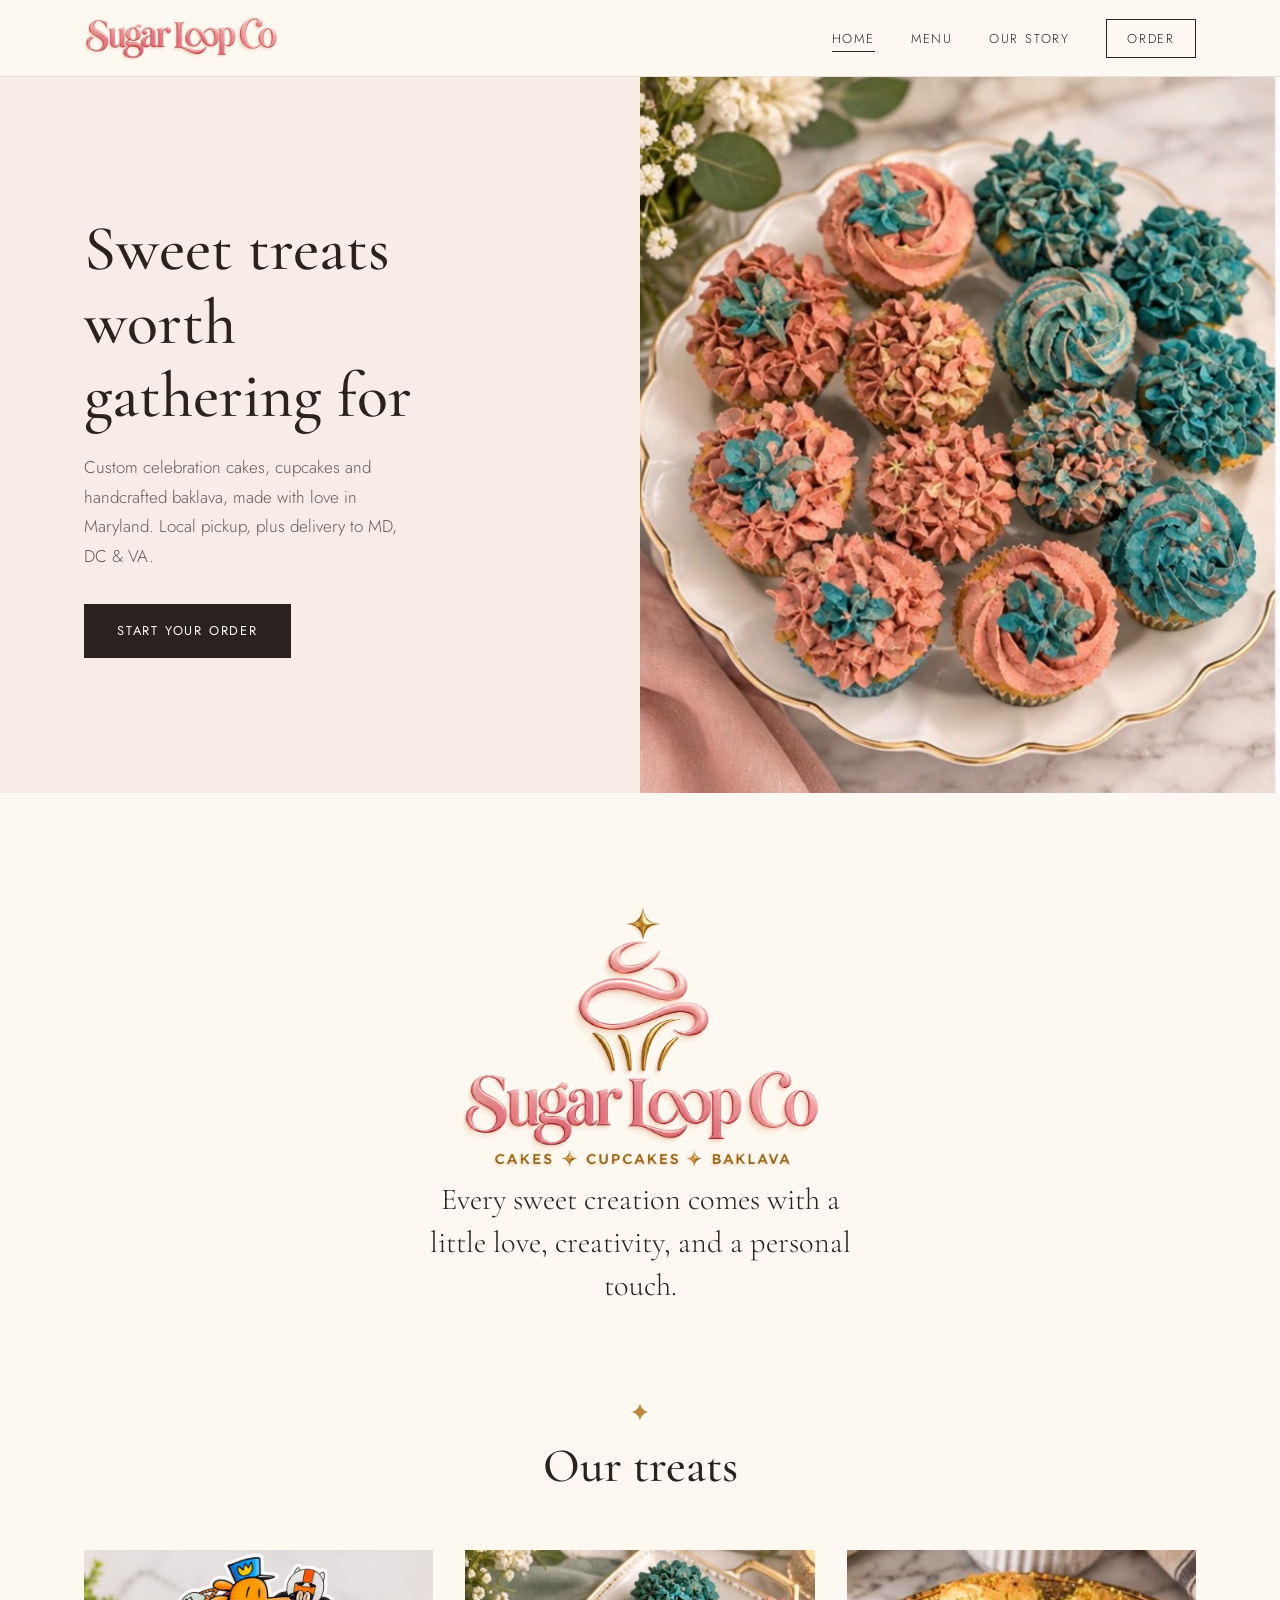
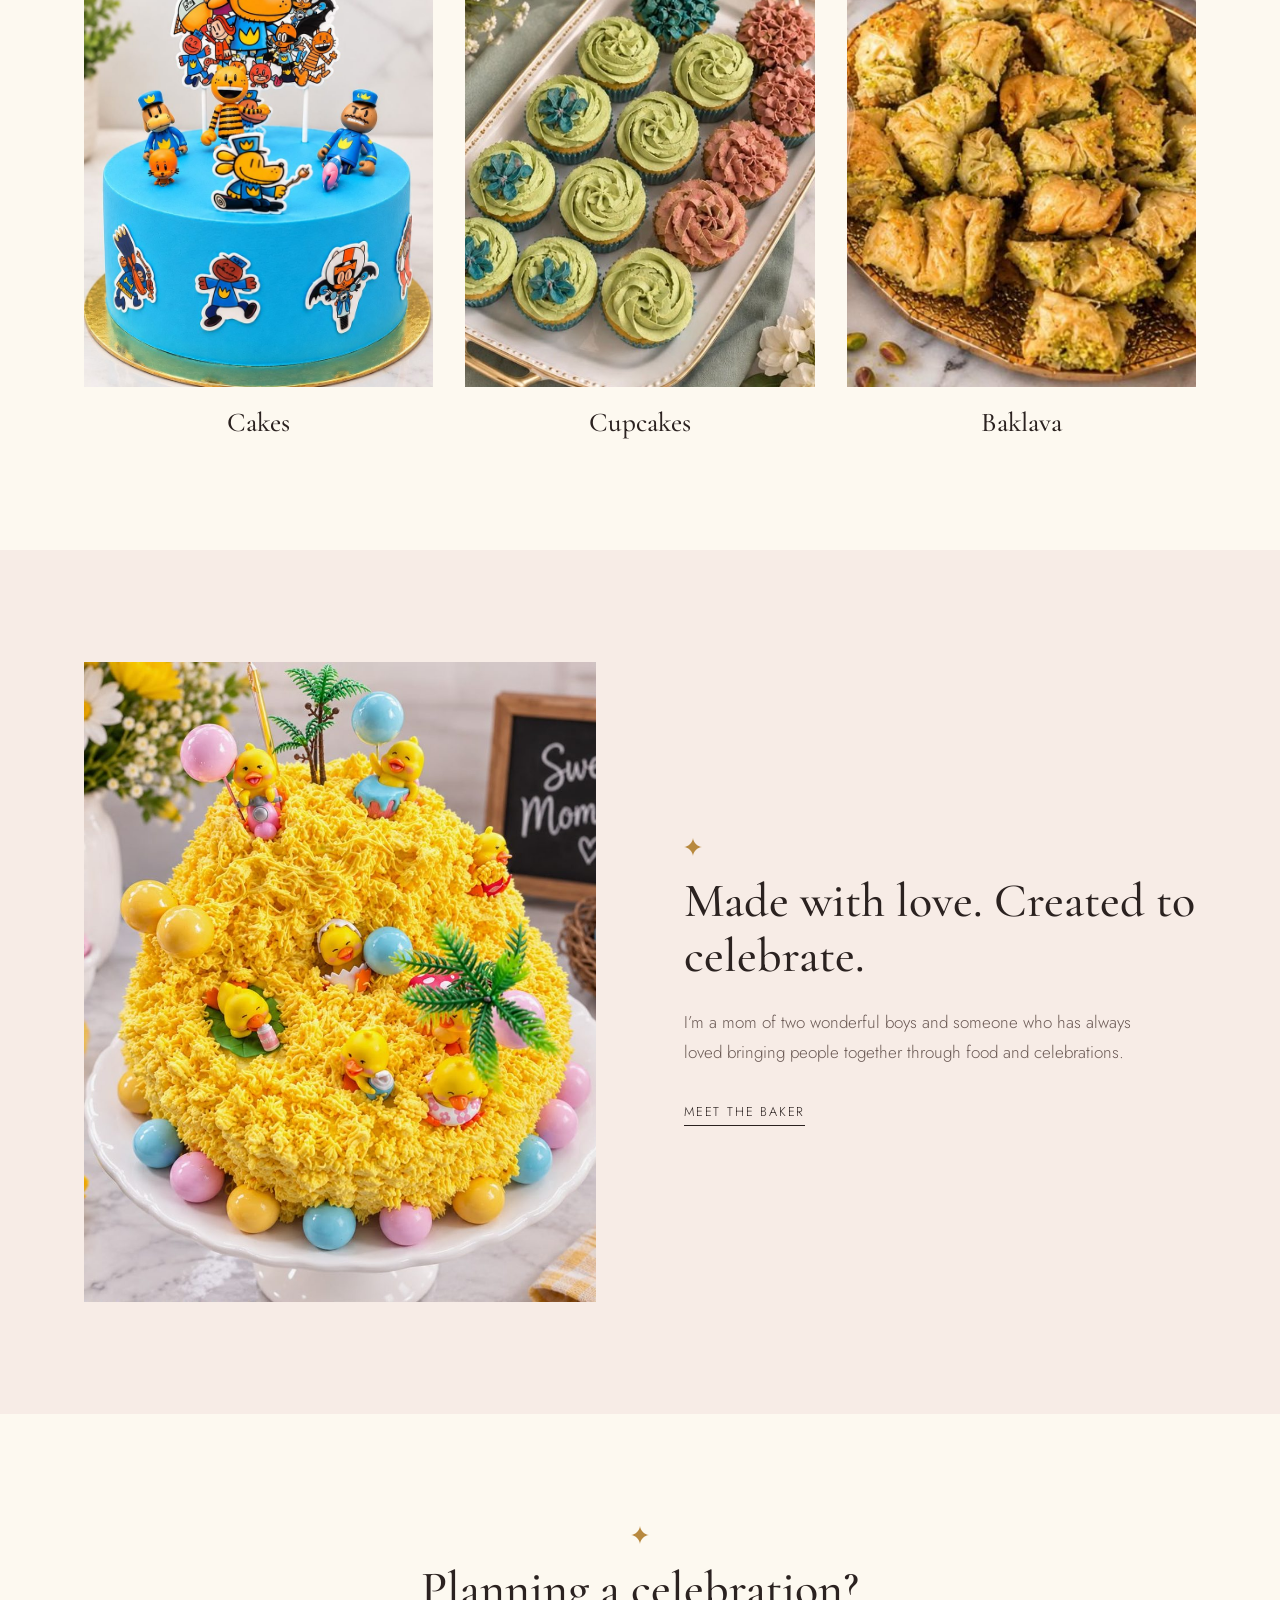
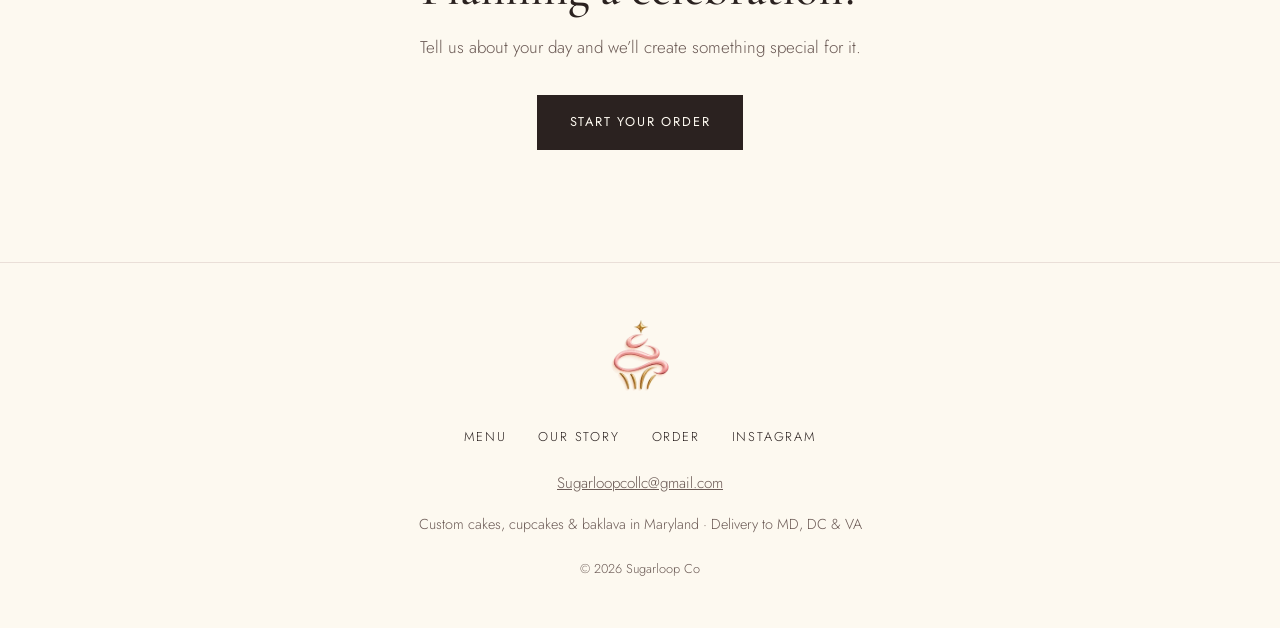
<file: index.html>
<!DOCTYPE html>
<html lang="en">
<head>
  <meta charset="UTF-8">
  <meta name="viewport" content="width=device-width, initial-scale=1.0">
  <title>Sugarloop Co | Custom Cakes, Cupcakes &amp; Baklava in Maryland</title>
  <meta name="description" content="Sugarloop Co makes custom celebration cakes, cupcakes and handcrafted pistachio and walnut baklava, made to order in Maryland. Pickup in Maryland; delivery to Maryland, DC and Virginia.">
  <link rel="preconnect" href="https://fonts.googleapis.com">
  <link rel="preconnect" href="https://fonts.gstatic.com" crossorigin>
  <link href="https://fonts.googleapis.com/css2?family=Cormorant+Garamond:ital,wght@0,500;1,500&family=Jost:wght@300;400;500&display=swap" rel="stylesheet">
  <link rel="stylesheet" href="css/style.css?v=19">
  <link rel="icon" type="image/png" href="images/favicon.png">
  <link rel="apple-touch-icon" href="images/apple-touch-icon.png">
  <link rel="canonical" href="https://www.sugarloopco.com/">
  <meta property="og:type" content="website">
  <meta property="og:site_name" content="Sugarloop Co">
  <meta property="og:url" content="https://www.sugarloopco.com/">
  <meta property="og:title" content="Sugarloop Co — Custom Cakes, Cupcakes &amp; Baklava">
  <meta property="og:description" content="Custom celebration cakes, cupcakes and handcrafted pistachio and walnut baklava, made with love.">
  <meta property="og:image" content="https://www.sugarloopco.com/images/share-home.jpg">
  <meta property="og:image:width" content="1200">
  <meta property="og:image:height" content="630">
  <meta property="og:image:alt" content="Sugarloop Co logo beside a plate of pink and teal cupcakes">
  <meta name="twitter:card" content="summary_large_image">
  <script type="application/ld+json">
  {
    "@context": "https://schema.org",
    "@type": "Bakery",
    "name": "Sugarloop Co",
    "url": "https://www.sugarloopco.com/",
    "logo": "https://www.sugarloopco.com/images/logo.webp",
    "image": "https://www.sugarloopco.com/images/share-home.jpg",
    "description": "Custom celebration cakes, cupcakes and handcrafted pistachio and walnut baklava, made to order in Maryland. Pickup in Maryland; delivery to Maryland, DC and Virginia.",
    "email": "sugarloopcollc@gmail.com",
    "address": {
      "@type": "PostalAddress",
      "addressRegion": "MD",
      "addressCountry": "US"
    },
    "areaServed": [
      {
        "@type": "State",
        "name": "Maryland"
      },
      {
        "@type": "AdministrativeArea",
        "name": "Washington, DC"
      },
      {
        "@type": "State",
        "name": "Virginia"
      }
    ],
    "hasMenu": "https://www.sugarloopco.com/cakes.html",
    "sameAs": [
      "https://www.instagram.com/sugarloopco/"
    ]
  }
  </script>
</head>
<body>
  <header class="site-header">
    <div class="container header-inner">
      <a class="logo" href="index.html"><img src="images/logo-wordmark.webp" alt="Sugarloop Co" width="900" height="204"></a>
      <button class="nav-toggle" aria-label="Open menu" aria-expanded="false"><span></span><span></span><span></span></button>
      <ul class="nav">
        <li><a href="index.html" aria-current="page">Home</a></li>
        <li><a href="cakes.html">Menu</a></li>
        <li><a href="about.html">Our Story</a></li>
        <li><a class="nav-order" href="order.html">Order</a></li>
      </ul>
    </div>
  </header>

  <main>
    <section class="hero">
      <div class="hero-content">
        <h1>Sweet treats worth gathering for</h1>
        <p class="hero-sub">Custom celebration cakes, cupcakes and handcrafted baklava, made with love in Maryland. Local pickup, plus delivery to MD, DC &amp; VA.</p>
        <a class="button" href="order.html">Start your order</a>
      </div>
      <div class="photo"><img src="images/hero.jpg" alt="Pink and teal hydrangea cupcakes by Sugarloop Co"></div>
    </section>

    <section class="section intro">
      <div class="container">
        <img class="intro-logo" src="images/logo.webp" alt="Sugarloop Co: cakes, cupcakes and baklava" width="900" height="665">
        <p>Every sweet creation comes with a little love, creativity, and a personal touch.</p>
      </div>
    </section>

    <section class="section section--flush">
      <div class="container">
        <h2 class="section-title">Our treats</h2>
        <div class="collections">
          <a class="collection" href="cakes.html#cakes">
            <div class="photo"><img src="images/celebration.jpg" alt="Character birthday cake" loading="lazy"></div>
            <h3>Cakes</h3>
          </a>
          <a class="collection" href="cakes.html#cupcakes">
            <div class="photo"><img src="images/cupcakes.jpg" alt="Green and pink cupcakes" loading="lazy"></div>
            <h3>Cupcakes</h3>
          </a>
          <a class="collection" href="cakes.html#baklava">
            <div class="photo"><img src="images/baklava.jpg" alt="Pistachio baklava" loading="lazy"></div>
            <h3>Baklava</h3>
          </a>
        </div>
      </div>
    </section>

    <section class="section section--soft">
      <div class="container split split--center-mobile">
        <div class="photo"><img src="images/baker.jpg" alt="Easter chick cake by Sugarloop Co" loading="lazy"></div>
        <div>
          <h2>Made with love. Created to celebrate.</h2>
          <p>I&rsquo;m a mom of two wonderful boys and someone who has always loved bringing people together through food and celebrations.</p>
          <a class="link" href="about.html">Meet the baker</a>
        </div>
      </div>
    </section>

    <section class="section">
      <div class="container cta">
        <h2>Planning a celebration?</h2>
        <p>Tell us about your day and we&rsquo;ll create something special for it.</p>
        <a class="button" href="order.html">Start your order</a>
      </div>
    </section>
  </main>

  <footer class="site-footer">
    <div class="container">
      <a class="footer-mark" href="index.html"><img src="images/logo-mark.webp" alt="Sugarloop Co" width="72" height="72" loading="lazy"></a>
      <ul class="footer-links">
        <li><a href="cakes.html">Menu</a></li>
        <li><a href="about.html">Our Story</a></li>
        <li><a href="order.html">Order</a></li>
        <li><a href="https://www.instagram.com/sugarloopco/" target="_blank" rel="noopener">Instagram</a></li>
      </ul>
      <p><a href="mailto:Sugarloopcollc@gmail.com">Sugarloopcollc@gmail.com</a></p>
      <p class="service-area"><span>Custom cakes, cupcakes &amp; baklava in Maryland</span> <span class="dot">&middot;</span> <span>Delivery to MD, DC &amp; VA</span></p>
      <p class="copyright">&copy; <span id="year"></span> Sugarloop Co</p>
    </div>
  </footer>

  <script src="js/main.js?v=12"></script>
</body>
</html>
</file>
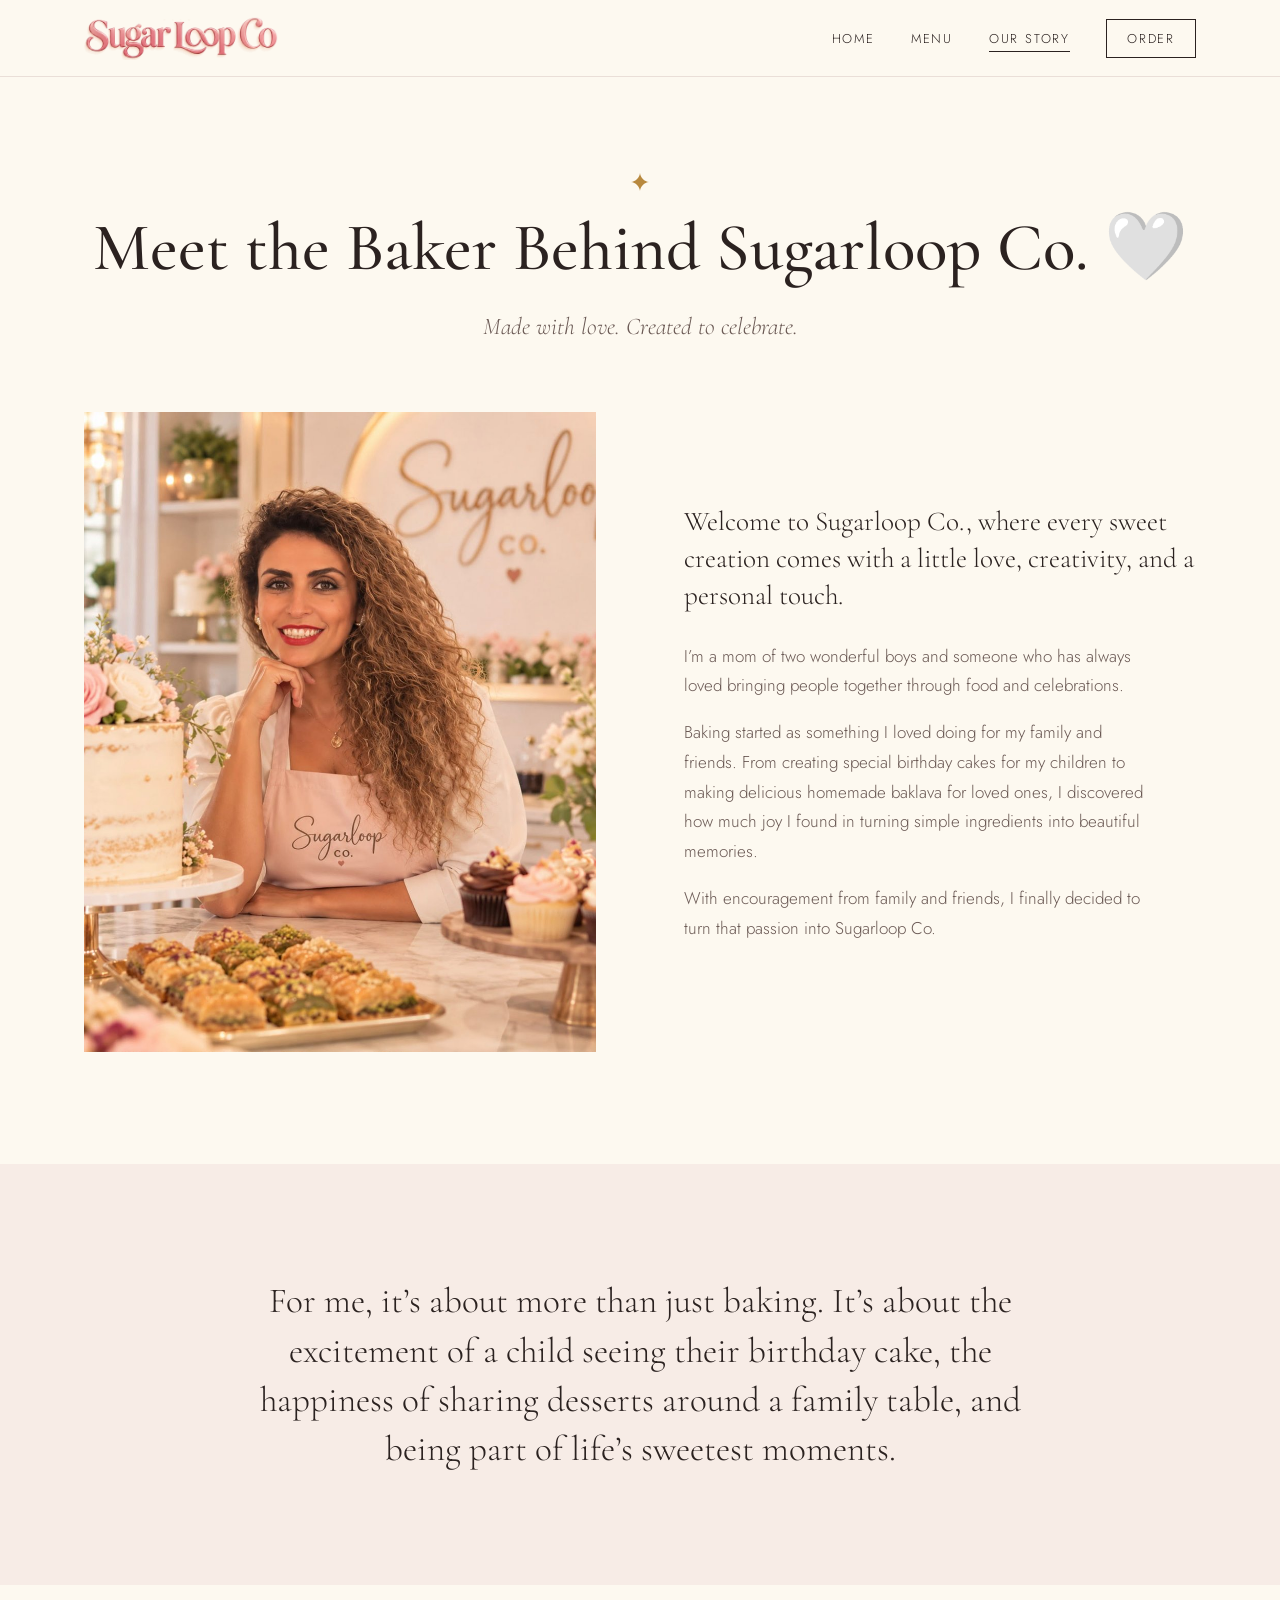
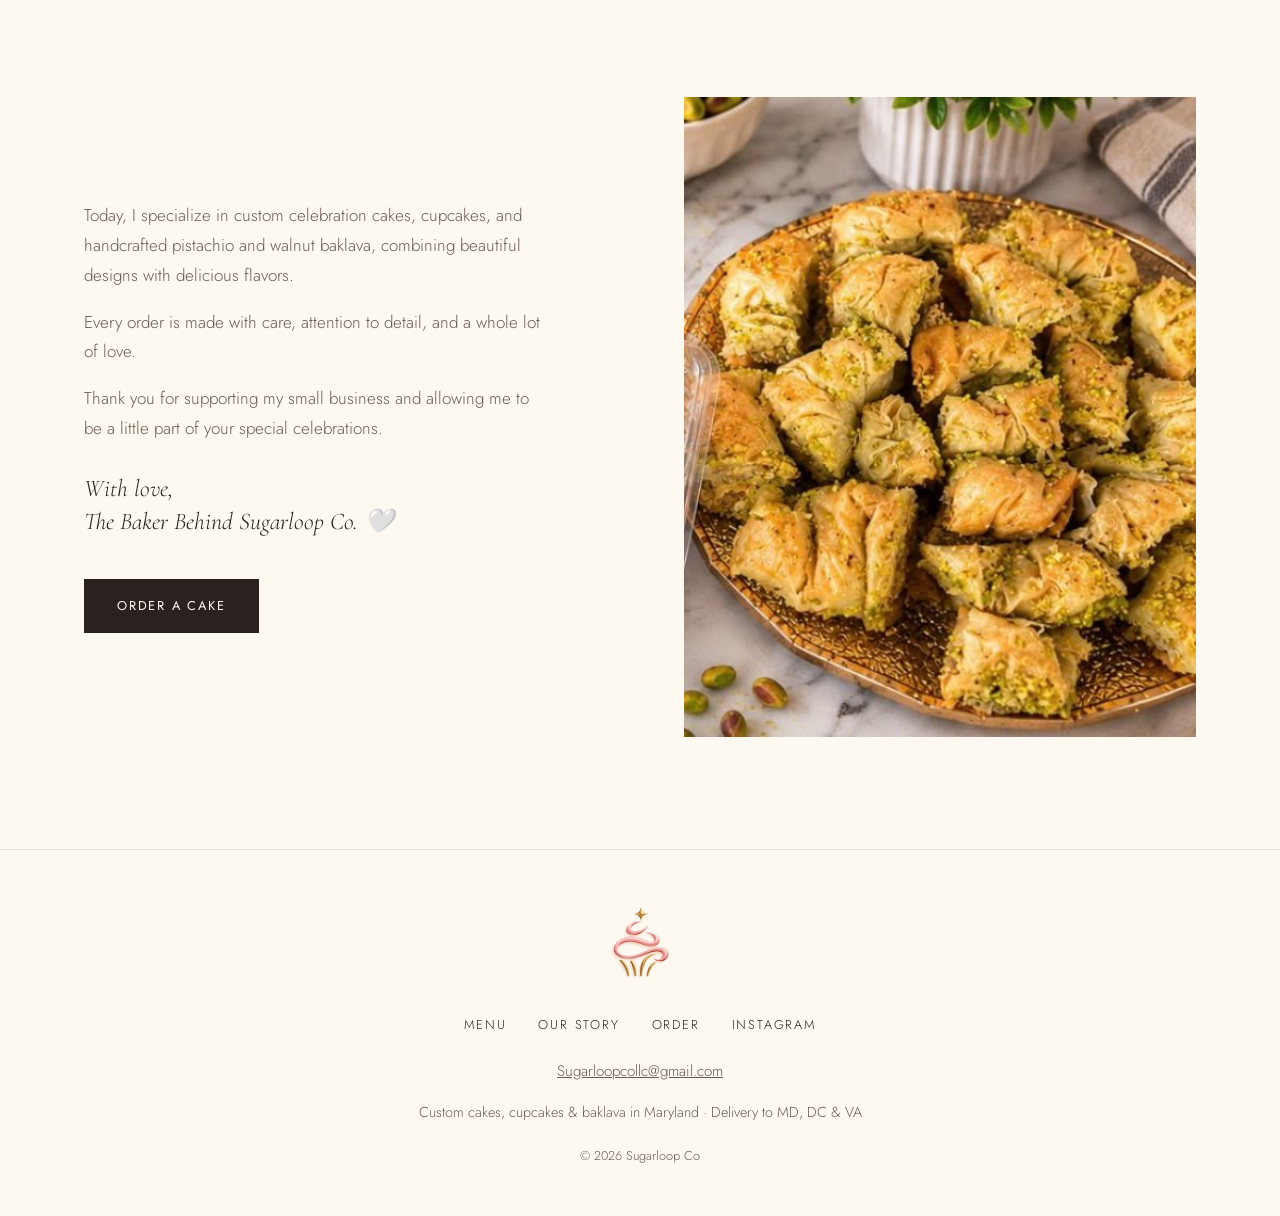
<file: about.html>
<!DOCTYPE html>
<html lang="en">
<head>
  <meta charset="UTF-8">
  <meta name="viewport" content="width=device-width, initial-scale=1.0">
  <title>Meet the Baker | Sugarloop Co</title>
  <meta name="description" content="Meet the baker behind Sugarloop Co: custom celebration cakes, cupcakes and handcrafted pistachio and walnut baklava.">
  <link rel="preconnect" href="https://fonts.googleapis.com">
  <link rel="preconnect" href="https://fonts.gstatic.com" crossorigin>
  <link href="https://fonts.googleapis.com/css2?family=Cormorant+Garamond:ital,wght@0,500;1,500&family=Jost:wght@300;400;500&display=swap" rel="stylesheet">
  <link rel="stylesheet" href="css/style.css?v=19">
  <link rel="icon" type="image/png" href="images/favicon.png">
  <link rel="apple-touch-icon" href="images/apple-touch-icon.png">
  <link rel="canonical" href="https://www.sugarloopco.com/about.html">
  <meta property="og:type" content="website">
  <meta property="og:site_name" content="Sugarloop Co">
  <meta property="og:url" content="https://www.sugarloopco.com/about.html">
  <meta property="og:title" content="Meet the Baker Behind Sugarloop Co.">
  <meta property="og:description" content="Made with love. Created to celebrate.">
  <meta property="og:image" content="https://www.sugarloopco.com/images/share-about.jpg">
  <meta property="og:image:width" content="1200">
  <meta property="og:image:height" content="630">
  <meta property="og:image:alt" content="Sugarloop Co logo beside the baker at her counter">
  <meta name="twitter:card" content="summary_large_image">
</head>
<body>
  <header class="site-header">
    <div class="container header-inner">
      <a class="logo" href="index.html"><img src="images/logo-wordmark.webp" alt="Sugarloop Co" width="900" height="204"></a>
      <button class="nav-toggle" aria-label="Open menu" aria-expanded="false"><span></span><span></span><span></span></button>
      <ul class="nav">
        <li><a href="index.html">Home</a></li>
        <li><a href="cakes.html">Menu</a></li>
        <li><a href="about.html" aria-current="page">Our Story</a></li>
        <li><a class="nav-order" href="order.html">Order</a></li>
      </ul>
    </div>
  </header>

  <main>
    <section class="page-header">
      <div class="container">
        <h1>Meet the Baker Behind Sugarloop&nbsp;Co.&nbsp;&#x1F90D;</h1>
        <p class="tagline">Made with love. Created to celebrate.</p>
      </div>
    </section>

    <section class="section section--flush">
      <div class="container split">
        <div class="photo"><img src="images/about.jpg" alt="The baker behind Sugarloop Co, smiling at her counter with cakes, cupcakes and baklava" loading="lazy"></div>
        <div>
          <p class="lead">Welcome to Sugarloop Co., where every sweet creation comes with a little love, creativity, and a personal touch.</p>
          <p>I&rsquo;m a mom of two wonderful boys and someone who has always loved bringing people together through food and celebrations.</p>
          <p>Baking started as something I loved doing for my family and friends. From creating special birthday cakes for my children to making delicious homemade baklava for loved ones, I discovered how much joy I found in turning simple ingredients into beautiful memories.</p>
          <p>With encouragement from family and friends, I finally decided to turn that passion into Sugarloop Co.</p>
        </div>
      </div>
    </section>

    <section class="section section--soft">
      <div class="container statement">
        <p>For me, it&rsquo;s about more than just baking. It&rsquo;s about the excitement of a child seeing their birthday cake, the happiness of sharing desserts around a family table, and being part of life&rsquo;s sweetest moments.</p>
      </div>
    </section>

    <section class="section">
      <div class="container split split--reverse">
        <div class="photo"><img src="images/story-baklava.jpg" alt="Handcrafted pistachio baklava by Sugarloop Co" loading="lazy"></div>
        <div>
          <p>Today, I specialize in custom celebration cakes, cupcakes, and handcrafted pistachio and walnut baklava, combining beautiful designs with delicious flavors.</p>
          <p>Every order is made with care, attention to detail, and a whole lot of love.</p>
          <p>Thank you for supporting my small business and allowing me to be a little part of your special celebrations.</p>
          <p class="signature">With love,<br>The Baker Behind Sugarloop&nbsp;Co.&nbsp;&#x1F90D;</p>
          <a class="button" href="order.html">Order a cake</a>
        </div>
      </div>
    </section>
  </main>

  <footer class="site-footer">
    <div class="container">
      <a class="footer-mark" href="index.html"><img src="images/logo-mark.webp" alt="Sugarloop Co" width="72" height="72" loading="lazy"></a>
      <ul class="footer-links">
        <li><a href="cakes.html">Menu</a></li>
        <li><a href="about.html">Our Story</a></li>
        <li><a href="order.html">Order</a></li>
        <li><a href="https://www.instagram.com/sugarloopco/" target="_blank" rel="noopener">Instagram</a></li>
      </ul>
      <p><a href="mailto:Sugarloopcollc@gmail.com">Sugarloopcollc@gmail.com</a></p>
      <p class="service-area"><span>Custom cakes, cupcakes &amp; baklava in Maryland</span> <span class="dot">&middot;</span> <span>Delivery to MD, DC &amp; VA</span></p>
      <p class="copyright">&copy; <span id="year"></span> Sugarloop Co</p>
    </div>
  </footer>

  <script src="js/main.js?v=12"></script>
</body>
</html>
</file>
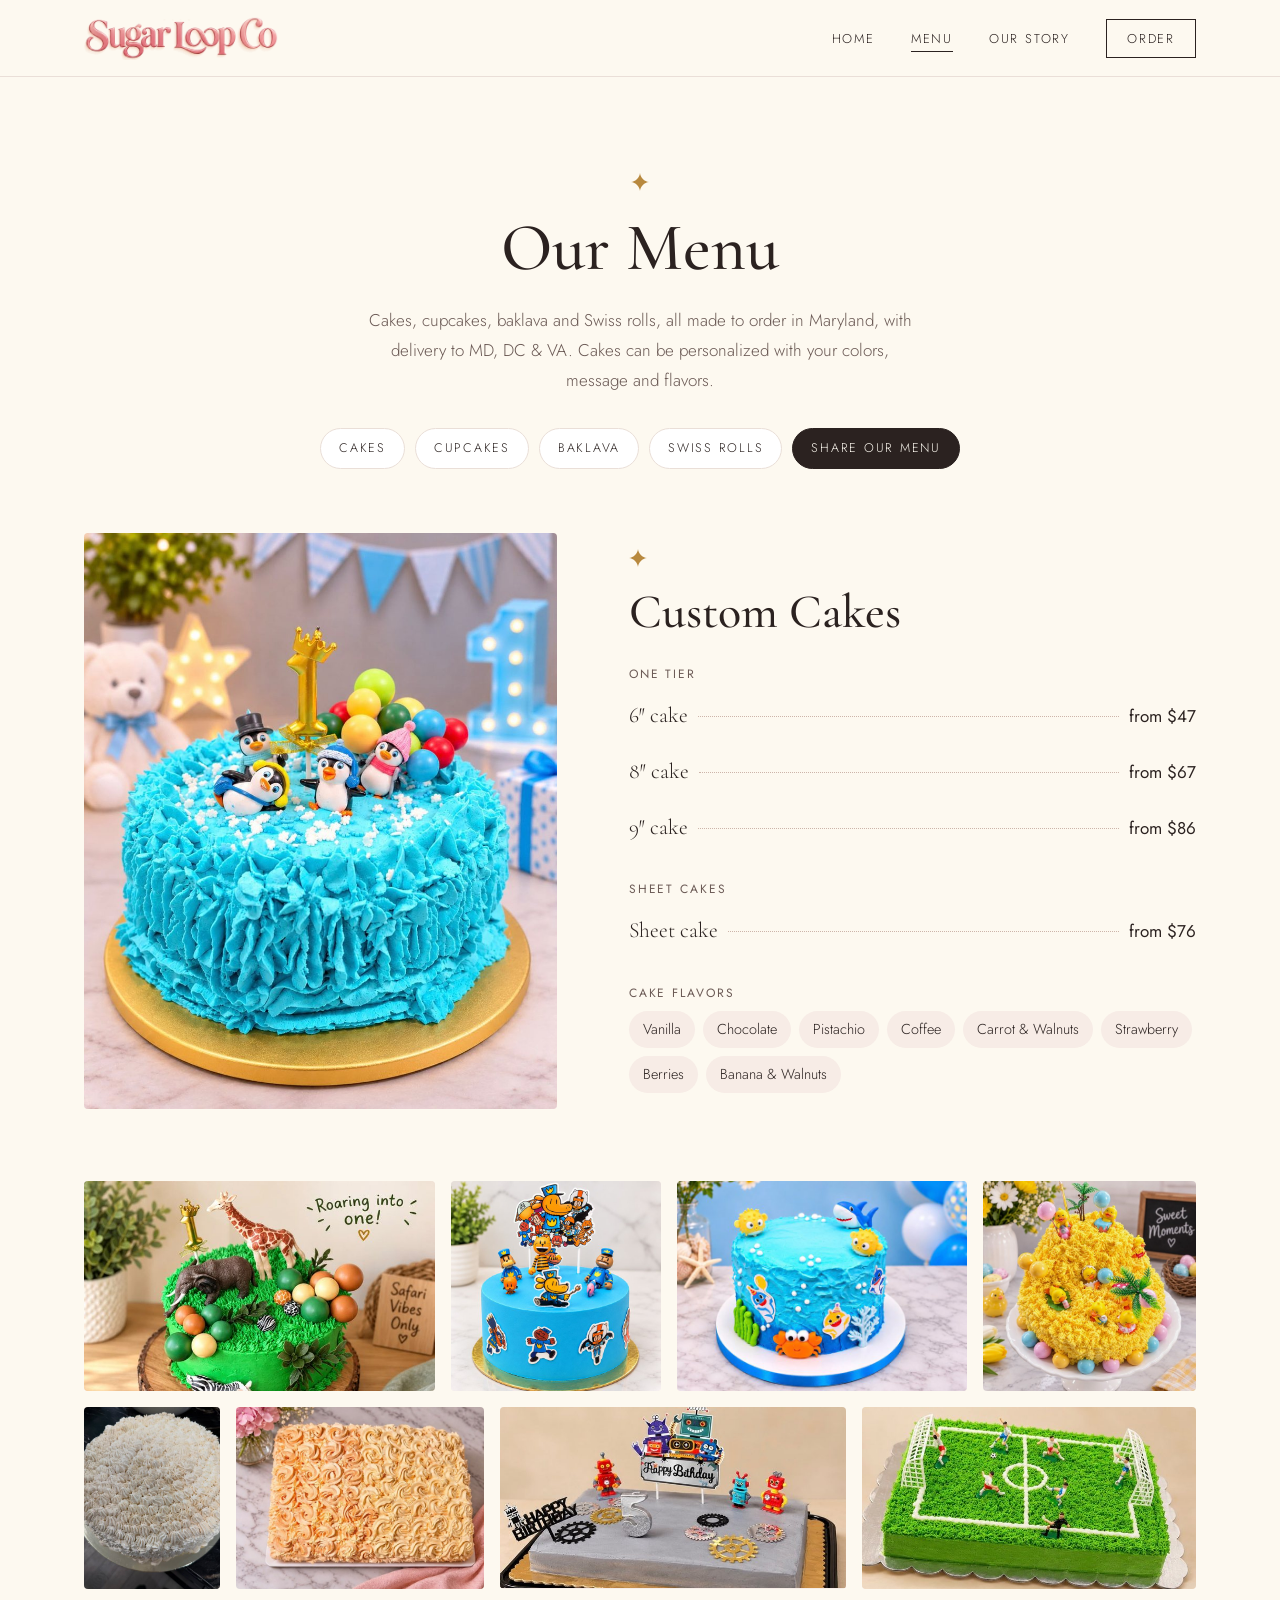
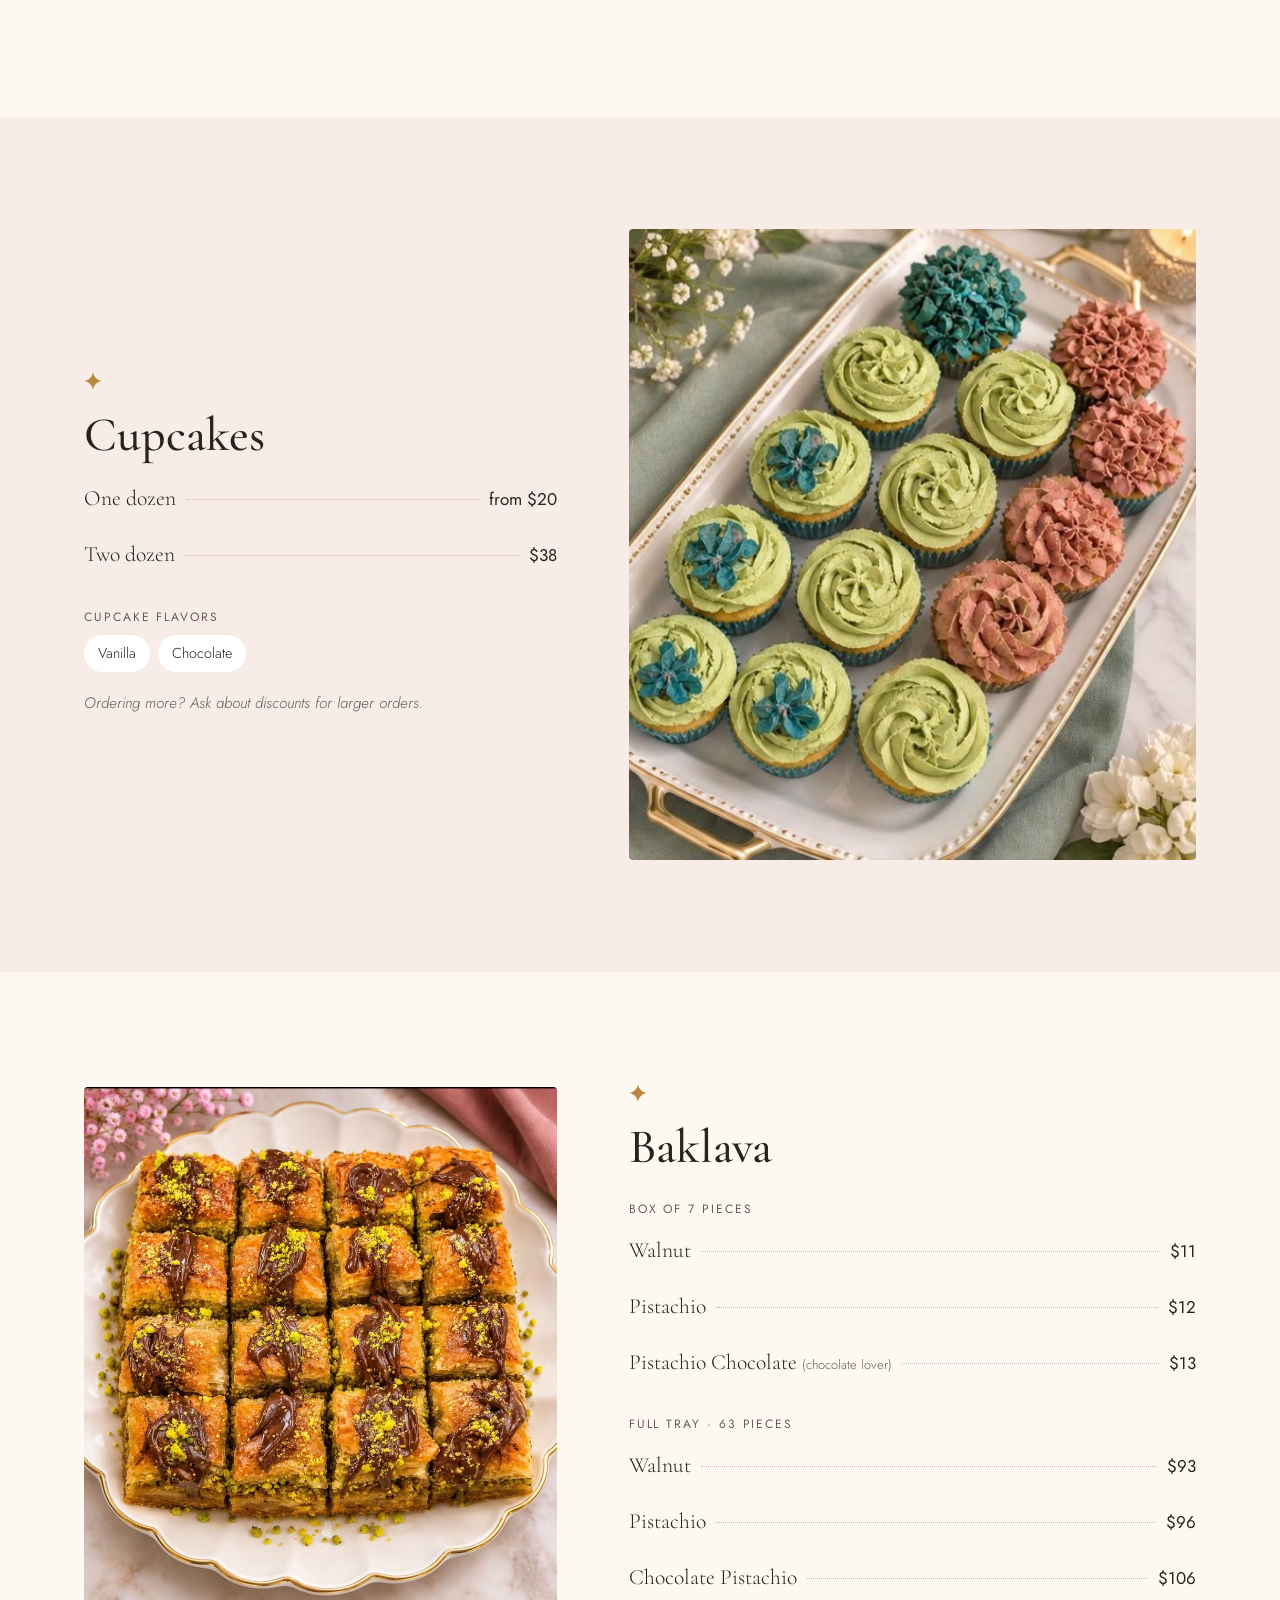
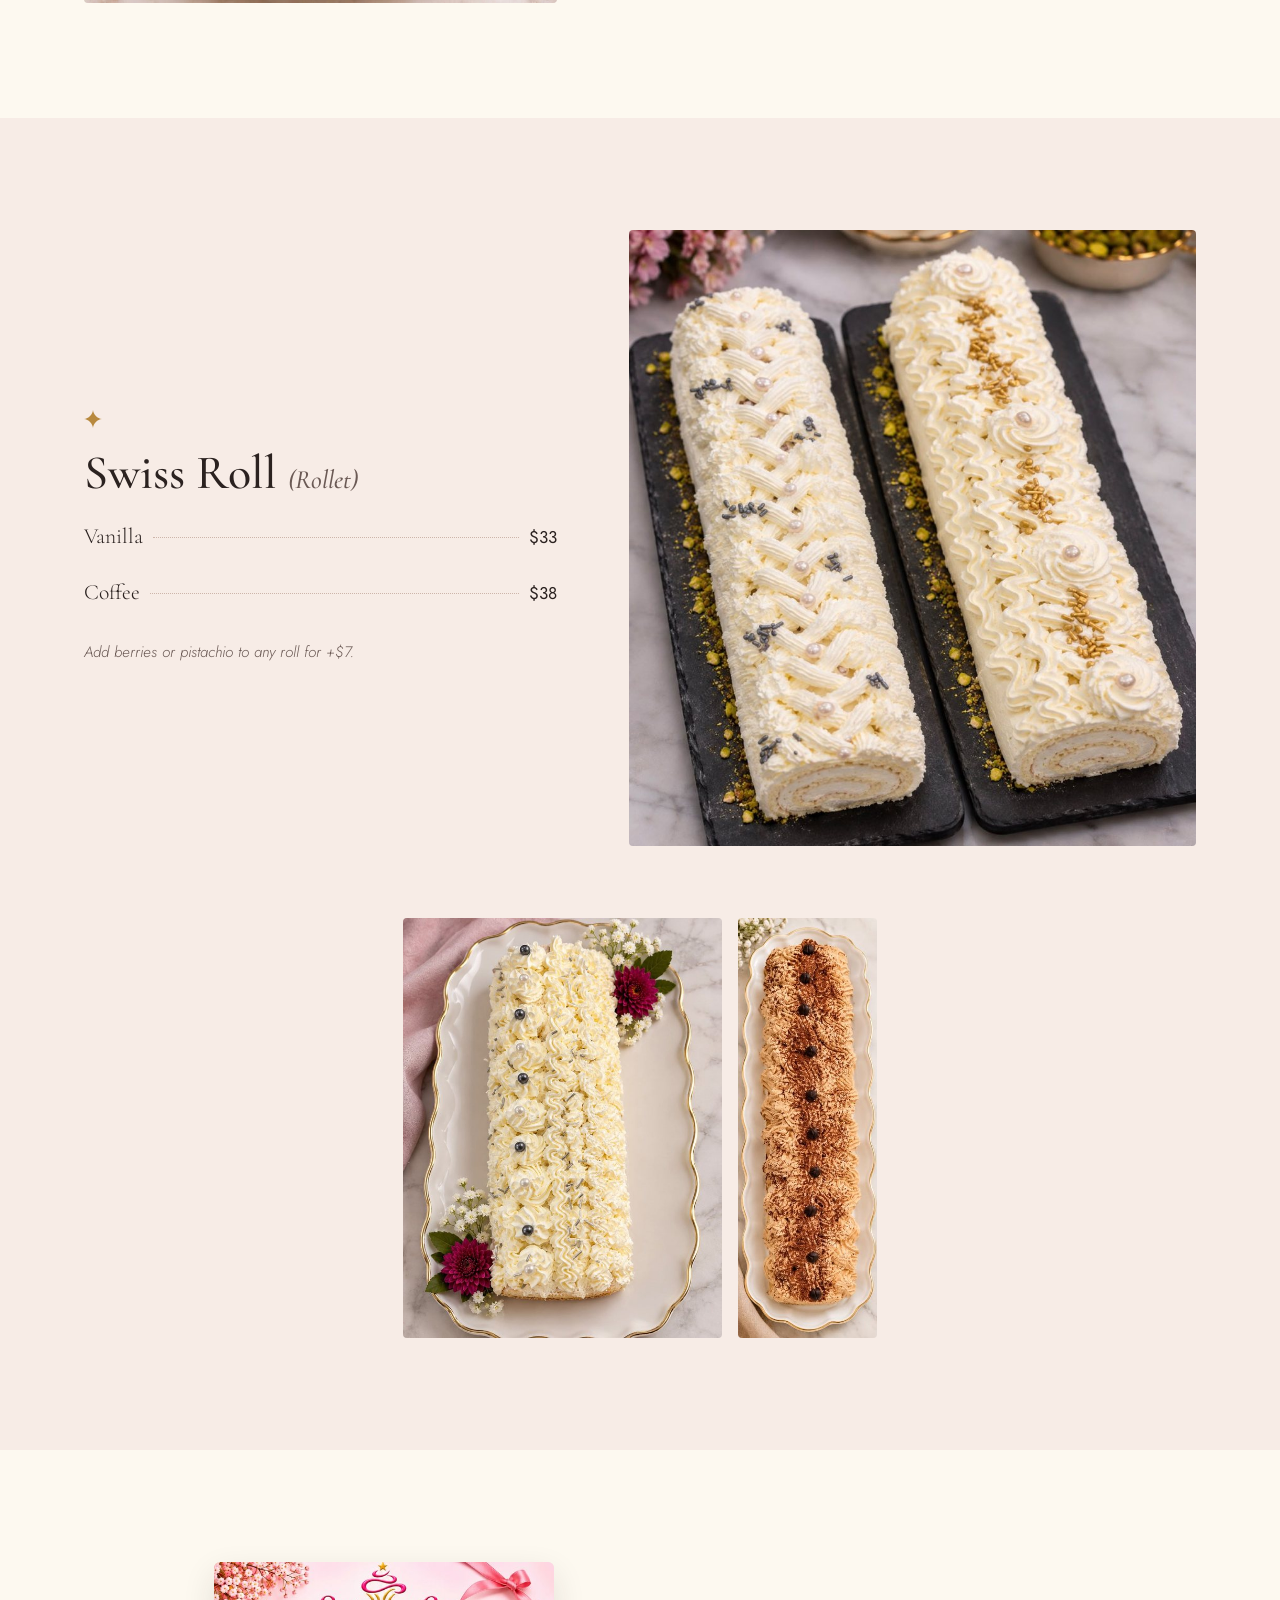
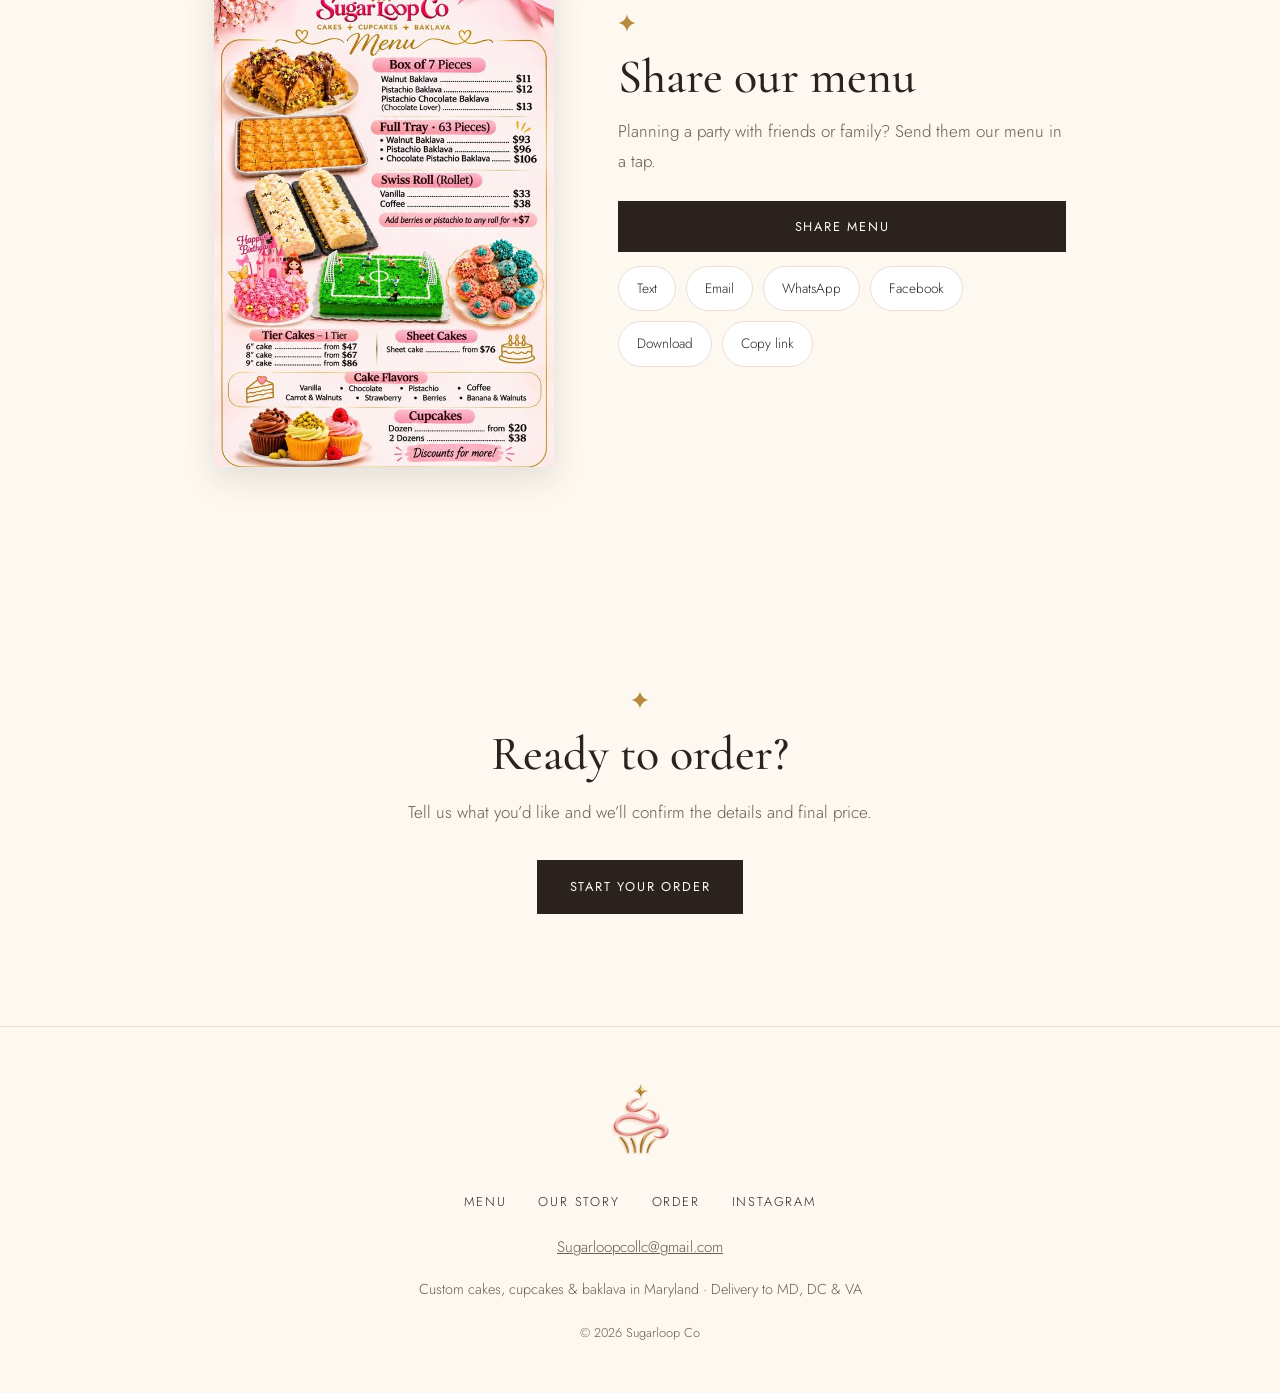
<file: cakes.html>
<!DOCTYPE html>
<html lang="en">
<head>
  <meta charset="UTF-8">
  <meta name="viewport" content="width=device-width, initial-scale=1.0">
  <title>Menu | Sugarloop Co</title>
  <meta name="description" content="Custom cakes, sheet cakes, cupcakes, baklava boxes and trays, and Swiss rolls from Sugarloop Co in Maryland, with delivery to MD, DC and VA. See flavors and prices.">
  <link rel="preconnect" href="https://fonts.googleapis.com">
  <link rel="preconnect" href="https://fonts.gstatic.com" crossorigin>
  <link href="https://fonts.googleapis.com/css2?family=Cormorant+Garamond:ital,wght@0,500;1,500&family=Jost:wght@300;400;500&display=swap" rel="stylesheet">
  <link rel="stylesheet" href="css/style.css?v=19">
  <link rel="icon" type="image/png" href="images/favicon.png">
  <link rel="apple-touch-icon" href="images/apple-touch-icon.png">
  <link rel="canonical" href="https://www.sugarloopco.com/cakes.html">
  <meta property="og:type" content="website">
  <meta property="og:site_name" content="Sugarloop Co">
  <meta property="og:url" content="https://www.sugarloopco.com/cakes.html">
  <meta property="og:title" content="Our Menu — Sugarloop Co">
  <meta property="og:description" content="Custom cakes, cupcakes, baklava and Swiss rolls, all made to order. See flavors and prices.">
  <meta property="og:image" content="https://www.sugarloopco.com/images/share-menu.jpg">
  <meta property="og:image:width" content="1200">
  <meta property="og:image:height" content="630">
  <meta property="og:image:alt" content="Sugarloop Co logo beside a decorated Easter cake">
  <meta name="twitter:card" content="summary_large_image">
</head>
<body>
  <header class="site-header">
    <div class="container header-inner">
      <a class="logo" href="index.html"><img src="images/logo-wordmark.webp" alt="Sugarloop Co" width="900" height="204"></a>
      <button class="nav-toggle" aria-label="Open menu" aria-expanded="false"><span></span><span></span><span></span></button>
      <ul class="nav">
        <li><a href="index.html">Home</a></li>
        <li><a href="cakes.html" aria-current="page">Menu</a></li>
        <li><a href="about.html">Our Story</a></li>
        <li><a class="nav-order" href="order.html">Order</a></li>
      </ul>
    </div>
  </header>

  <main>
    <section class="page-header">
      <div class="container">
        <h1>Our Menu</h1>
        <p>Cakes, cupcakes, baklava and Swiss rolls, all made to order in Maryland, with delivery to MD, DC &amp; VA. Cakes can be personalized with your colors, message and flavors.</p>
        <nav class="menu-jump" aria-label="Menu sections">
          <a href="#cakes">Cakes</a>
          <a href="#cupcakes">Cupcakes</a>
          <a href="#baklava">Baklava</a>
          <a href="#swiss-rolls">Swiss Rolls</a>
          <a class="menu-jump-share" href="#share-menu">Share our menu</a>
        </nav>
      </div>
    </section>

    <section class="section section--flush" id="cakes">
      <div class="container menu-section">
        <div class="photo"><img src="images/menu-cakes.jpg" data-full="images/full/menu-cakes.jpg" width="900" height="1096" alt="Penguin-themed first birthday cake" loading="lazy"></div>
        <div class="menu-body">
          <h2>Custom Cakes</h2>
          <h3>One tier</h3>
          <ul class="price-list">
            <li><span class="item">6&Prime; cake</span><span class="leader"></span><span class="price">from $47</span></li>
            <li><span class="item">8&Prime; cake</span><span class="leader"></span><span class="price">from $67</span></li>
            <li><span class="item">9&Prime; cake</span><span class="leader"></span><span class="price">from $86</span></li>
          </ul>
          <h3>Sheet cakes</h3>
          <ul class="price-list">
            <li><span class="item">Sheet cake</span><span class="leader"></span><span class="price">from $76</span></li>
          </ul>
          <h3>Cake flavors</h3>
          <ul class="flavor-list">
            <li>Vanilla</li>
            <li>Chocolate</li>
            <li>Pistachio</li>
            <li>Coffee</li>
            <li>Carrot &amp; Walnuts</li>
            <li>Strawberry</li>
            <li>Berries</li>
            <li>Banana &amp; Walnuts</li>
          </ul>
        </div>
      </div>
      <div class="container">
        <div class="cake-gallery">
          <div class="gallery-row">
            <div class="photo" style="--ar: 1.671"><img src="images/cake-2.jpg" data-full="images/full/cake-2.jpg" width="640" height="383" alt="Safari first birthday cake" loading="lazy"></div>
            <div class="photo" style="--ar: 1.0"><img src="images/cake-1.jpg" data-full="images/full/cake-1.jpg" width="640" height="640" alt="Character birthday cake" loading="lazy"></div>
            <div class="photo" style="--ar: 1.379"><img src="images/cake-shark.jpg" data-full="images/full/cake-shark.jpg" width="640" height="464" alt="Ocean-themed birthday cake" loading="lazy"></div>
            <div class="photo" style="--ar: 1.016"><img src="images/cake-5.jpg" data-full="images/full/cake-5.jpg" width="640" height="630" alt="Easter chick cake" loading="lazy"></div>
          </div>
          <div class="gallery-row">
            <div class="photo" style="--ar: 0.75"><img src="images/cake-4.jpg" data-full="images/full/cake-4.jpg" width="480" height="640" alt="Cake finished with hand-piped cream rosettes" loading="lazy"></div>
            <div class="photo" style="--ar: 1.365"><img src="images/cake-rosette-sheet.jpg" data-full="images/full/cake-rosette-sheet.jpg" width="640" height="469" alt="Peach rosette sheet cake" loading="lazy"></div>
            <div class="photo" style="--ar: 1.91"><img src="images/cake-3.jpg" data-full="images/full/cake-3.jpg" width="640" height="335" alt="Robot birthday sheet cake" loading="lazy"></div>
            <div class="photo" style="--ar: 1.839"><img src="images/cake-soccer.jpg" data-full="images/full/cake-soccer.jpg" width="640" height="348" alt="Soccer field sheet cake" loading="lazy"></div>
          </div>
        </div>
        <p class="swipe-hint">Swipe for more photos &rarr;</p>
      </div>
    </section>

    <section class="section section--soft" id="cupcakes">
      <div class="container menu-section menu-section--reverse">
        <div class="photo"><img src="images/cake-6.jpg" data-full="images/full/cake-6.jpg" width="644" height="717" alt="Green and pink cupcakes on a tray" loading="lazy"></div>
        <div class="menu-body">
          <h2>Cupcakes</h2>
          <ul class="price-list">
            <li><span class="item">One dozen</span><span class="leader"></span><span class="price">from $20</span></li>
            <li><span class="item">Two dozen</span><span class="leader"></span><span class="price">$38</span></li>
          </ul>
          <h3>Cupcake flavors</h3>
          <ul class="flavor-list">
            <li>Vanilla</li>
            <li>Chocolate</li>
          </ul>
          <p class="menu-note">Ordering more? Ask about discounts for larger orders.</p>
        </div>
      </div>
    </section>

    <section class="section" id="baklava">
      <div class="container menu-section">
        <div class="photo"><img src="images/menu-baklava-photo.jpg" data-full="images/full/menu-baklava-photo.jpg" width="900" height="981" alt="Chocolate pistachio baklava on a serving plate" loading="lazy"></div>
        <div class="menu-body">
          <h2>Baklava</h2>
          <h3>Box of 7 pieces</h3>
          <ul class="price-list">
            <li><span class="item">Walnut</span><span class="leader"></span><span class="price">$11</span></li>
            <li><span class="item">Pistachio</span><span class="leader"></span><span class="price">$12</span></li>
            <li><span class="item">Pistachio Chocolate <small>(chocolate lover)</small></span><span class="leader"></span><span class="price">$13</span></li>
          </ul>
          <h3>Full tray &middot; 63 pieces</h3>
          <ul class="price-list">
            <li><span class="item">Walnut</span><span class="leader"></span><span class="price">$93</span></li>
            <li><span class="item">Pistachio</span><span class="leader"></span><span class="price">$96</span></li>
            <li><span class="item">Chocolate Pistachio</span><span class="leader"></span><span class="price">$106</span></li>
          </ul>
        </div>
      </div>
    </section>

    <section class="section section--soft" id="swiss-rolls">
      <div class="container menu-section menu-section--reverse">
        <div class="photo"><img src="images/menu-swiss-roll.jpg" data-full="images/full/menu-swiss-roll.jpg" width="900" height="978" alt="Two vanilla Swiss rolls with piped cream" loading="lazy"></div>
        <div class="menu-body">
          <h2>Swiss Roll <small>(Rollet)</small></h2>
          <ul class="price-list">
            <li><span class="item">Vanilla</span><span class="leader"></span><span class="price">$33</span></li>
            <li><span class="item">Coffee</span><span class="leader"></span><span class="price">$38</span></li>
          </ul>
          <p class="menu-note">Add berries or pistachio to any roll for +$7.</p>
        </div>
      </div>
      <div class="container">
        <div class="cake-gallery cake-gallery--pair">
          <div class="photo"><img src="images/roll-vanilla.jpg" data-full="images/full/roll-vanilla.jpg" width="609" height="800" alt="Vanilla Swiss roll decorated with pearls and flowers" loading="lazy"></div>
          <div class="photo"><img src="images/roll-coffee.jpg" data-full="images/full/roll-coffee.jpg" width="265" height="800" alt="Coffee Swiss roll dusted with cocoa" loading="lazy"></div>
        </div>
      </div>
    </section>

    <section class="section" id="share-menu">
      <div class="container share-menu">
        <div class="photo share-menu-card"><img src="images/sugarloop-menu.jpg?v=2" data-full="images/full/sugarloop-menu.jpg?v=2" width="600" height="891" alt="Sugarloop Co menu with prices" loading="lazy"></div>
        <div class="share-menu-body">
          <h2>Share our menu</h2>
          <p>Planning a party with friends or family? Send them our menu in a tap.</p>
          <div class="share-buttons">
            <button type="button" class="button share-native" hidden>Share menu</button>
            <a class="share-btn" data-share="sms" href="#">Text</a>
            <a class="share-btn" data-share="email" href="#">Email</a>
            <a class="share-btn" data-share="whatsapp" href="#" target="_blank" rel="noopener">WhatsApp</a>
            <a class="share-btn" data-share="facebook" href="#" target="_blank" rel="noopener">Facebook</a>
            <a class="share-btn" href="images/full/sugarloop-menu.jpg?v=2" download="Sugarloop-Co-Menu.jpg">Download</a>
            <button type="button" class="share-btn share-copy">Copy link</button>
          </div>
          <p class="share-status" aria-live="polite"></p>
        </div>
      </div>
    </section>

    <section class="section">
      <div class="container cta">
        <h2>Ready to order?</h2>
        <p>Tell us what you&rsquo;d like and we&rsquo;ll confirm the details and final price.</p>
        <a class="button" href="order.html">Start your order</a>
      </div>
    </section>
  </main>

  <footer class="site-footer">
    <div class="container">
      <a class="footer-mark" href="index.html"><img src="images/logo-mark.webp" alt="Sugarloop Co" width="72" height="72" loading="lazy"></a>
      <ul class="footer-links">
        <li><a href="cakes.html">Menu</a></li>
        <li><a href="about.html">Our Story</a></li>
        <li><a href="order.html">Order</a></li>
        <li><a href="https://www.instagram.com/sugarloopco/" target="_blank" rel="noopener">Instagram</a></li>
      </ul>
      <p><a href="mailto:Sugarloopcollc@gmail.com">Sugarloopcollc@gmail.com</a></p>
      <p class="service-area"><span>Custom cakes, cupcakes &amp; baklava in Maryland</span> <span class="dot">&middot;</span> <span>Delivery to MD, DC &amp; VA</span></p>
      <p class="copyright">&copy; <span id="year"></span> Sugarloop Co</p>
    </div>
  </footer>

  <script src="js/main.js?v=12"></script>
</body>
</html>
</file>
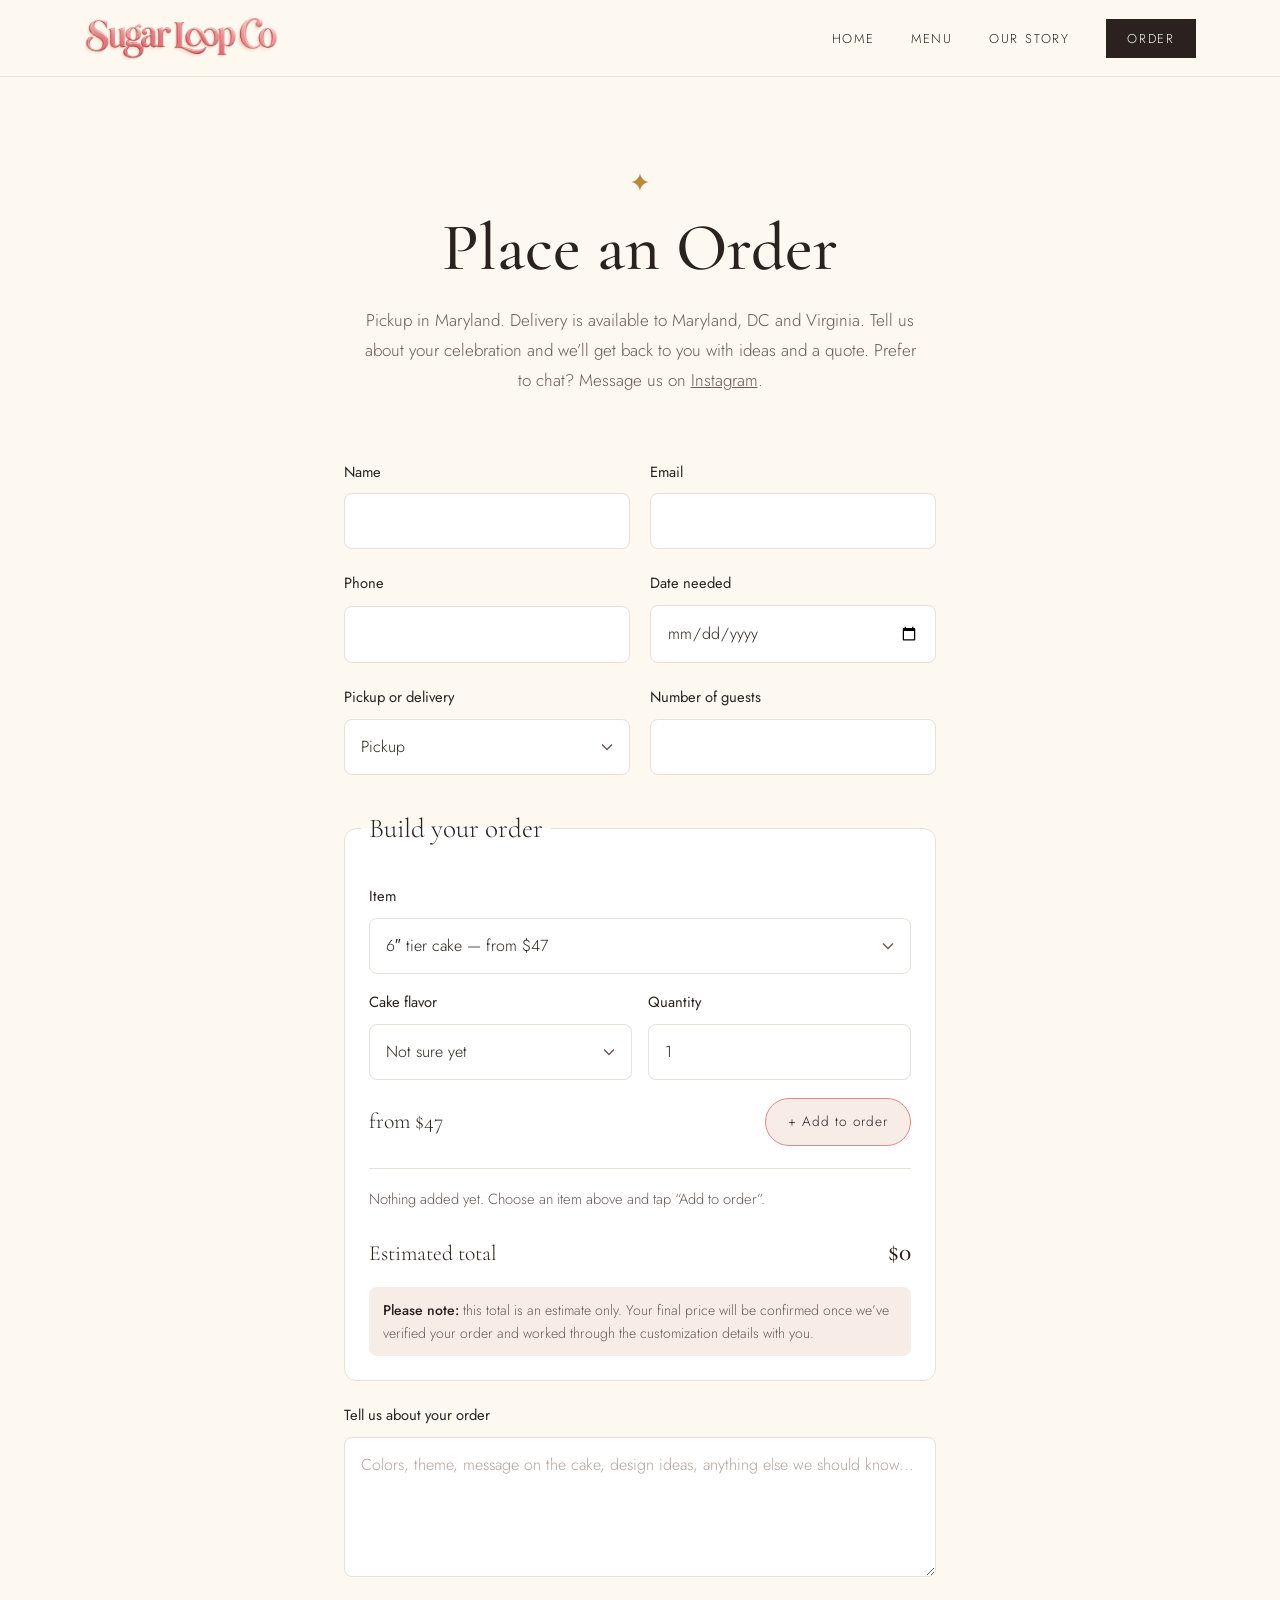
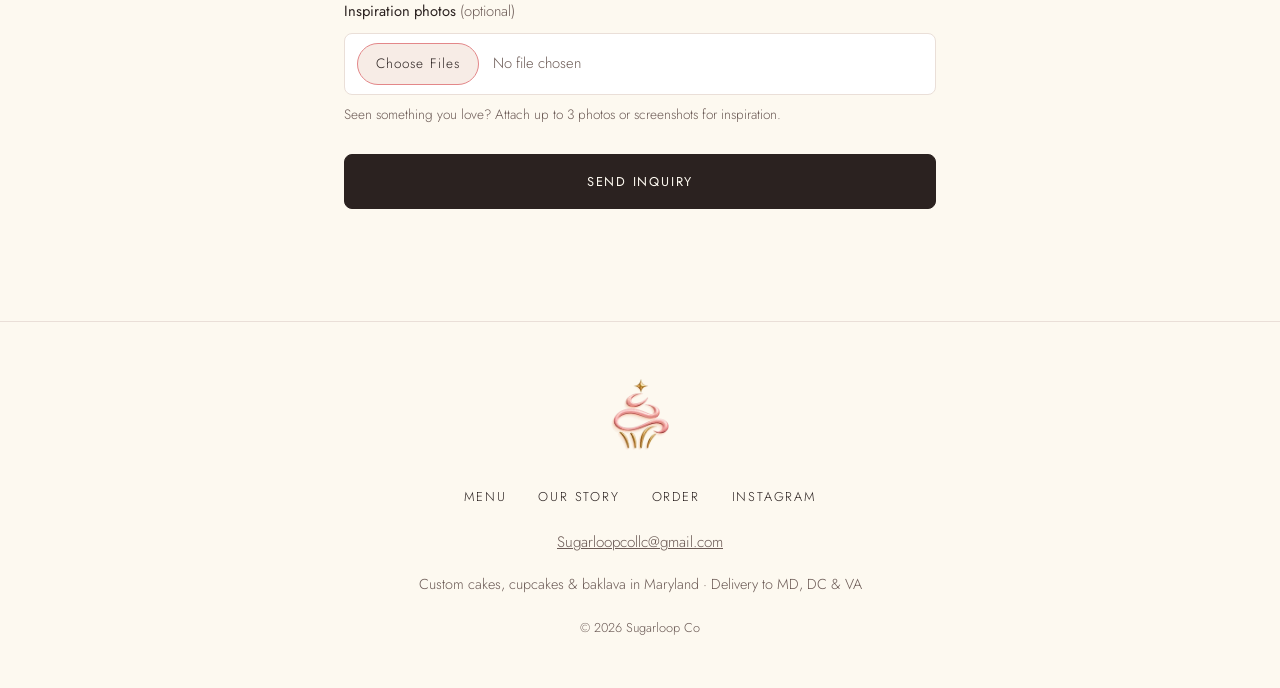
<file: order.html>
<!DOCTYPE html>
<html lang="en">
<head>
  <meta charset="UTF-8">
  <meta name="viewport" content="width=device-width, initial-scale=1.0">
  <title>Place an Order | Sugarloop Co</title>
  <meta name="description" content="Order custom cakes, cupcakes, baklava and Swiss rolls from Sugarloop Co. Pickup in Maryland; delivery to Maryland, DC and Virginia.">
  <link rel="preconnect" href="https://fonts.googleapis.com">
  <link rel="preconnect" href="https://fonts.gstatic.com" crossorigin>
  <link href="https://fonts.googleapis.com/css2?family=Cormorant+Garamond:ital,wght@0,500;1,500&family=Jost:wght@300;400;500&display=swap" rel="stylesheet">
  <link rel="stylesheet" href="css/style.css?v=19">
  <link rel="icon" type="image/png" href="images/favicon.png">
  <link rel="apple-touch-icon" href="images/apple-touch-icon.png">
  <link rel="canonical" href="https://www.sugarloopco.com/order.html">
  <meta property="og:type" content="website">
  <meta property="og:site_name" content="Sugarloop Co">
  <meta property="og:url" content="https://www.sugarloopco.com/order.html">
  <meta property="og:title" content="Place an Order — Sugarloop Co">
  <meta property="og:description" content="Cakes, cupcakes, baklava and Swiss rolls. Pickup in Maryland; delivery to Maryland, DC and Virginia.">
  <meta property="og:image" content="https://www.sugarloopco.com/images/share-home.jpg">
  <meta property="og:image:width" content="1200">
  <meta property="og:image:height" content="630">
  <meta property="og:image:alt" content="Sugarloop Co logo beside a plate of pink and teal cupcakes">
  <meta name="twitter:card" content="summary_large_image">
</head>
<body>
  <header class="site-header">
    <div class="container header-inner">
      <a class="logo" href="index.html"><img src="images/logo-wordmark.webp" alt="Sugarloop Co" width="900" height="204"></a>
      <button class="nav-toggle" aria-label="Open menu" aria-expanded="false"><span></span><span></span><span></span></button>
      <ul class="nav">
        <li><a href="index.html">Home</a></li>
        <li><a href="cakes.html">Menu</a></li>
        <li><a href="about.html">Our Story</a></li>
        <li><a class="nav-order" href="order.html" aria-current="page">Order</a></li>
      </ul>
    </div>
  </header>

  <main>
    <section class="page-header">
      <div class="container">
        <h1>Place an Order</h1>
        <p>Pickup in Maryland. Delivery is available to Maryland, DC and Virginia. Tell us about your celebration and we&rsquo;ll get back to you with ideas and a quote. Prefer to chat? Message us on <a href="https://www.instagram.com/sugarloopco/" target="_blank" rel="noopener">Instagram</a>.</p>
      </div>
    </section>

    <section class="section section--flush">
      <div class="container form-wrap">
        <!-- Submissions are emailed to sugarloopcollc@gmail.com by FormSubmit (formsubmit.co).
             The very first submission sends an activation email to that inbox. -->
        <form class="form" action="https://formsubmit.co/sugarloopcollc@gmail.com" method="POST" enctype="multipart/form-data">
          <input type="hidden" name="_subject" value="New cake inquiry from the Sugarloop Co website">
          <input type="hidden" name="_template" value="table">
          <input type="hidden" name="_next" value="https://www.sugarloopco.com/thanks.html">
          <input type="text" name="_honey" style="display: none" tabindex="-1" autocomplete="off">
          <label>Name
            <input type="text" name="name" required>
          </label>
          <label>Email
            <input type="email" name="email" required>
          </label>
          <label>Phone
            <input type="tel" name="phone">
          </label>
          <label>Date needed
            <input type="date" name="date" required>
          </label>
          <label>Pickup or delivery
            <select name="Pickup or delivery">
              <option>Pickup</option>
              <option>Delivery</option>
              <option>Not sure yet</option>
            </select>
          </label>
          <label>Number of guests
            <input type="number" name="guests" min="1">
          </label>
          <fieldset class="full builder" hidden>
            <legend>Build your order</legend>
            <div class="builder-fields">
              <label class="builder-item">Item
                <select id="builder-item">
                <optgroup label="Tier cakes (1 tier)">
                  <option value="6&Prime; tier cake" data-price="47" data-from data-flavor>6&Prime; tier cake — from $47</option>
                  <option value="8&Prime; tier cake" data-price="67" data-from data-flavor>8&Prime; tier cake — from $67</option>
                  <option value="9&Prime; tier cake" data-price="86" data-from data-flavor>9&Prime; tier cake — from $86</option>
                </optgroup>
                <optgroup label="Sheet cakes">
                  <option value="Sheet cake" data-price="76" data-from data-flavor>Sheet cake — from $76</option>
                </optgroup>
                <optgroup label="Cupcakes">
                  <option value="Cupcakes, one dozen" data-price="20" data-from data-cupcake>Cupcakes, one dozen — from $20</option>
                  <option value="Cupcakes, two dozen" data-price="38" data-cupcake>Cupcakes, two dozen — $38</option>
                </optgroup>
                <optgroup label="Baklava, box of 7 pieces">
                  <option value="Walnut baklava box" data-price="11">Walnut baklava box — $11</option>
                  <option value="Pistachio baklava box" data-price="12">Pistachio baklava box — $12</option>
                  <option value="Pistachio chocolate baklava box" data-price="13">Pistachio chocolate baklava box — $13</option>
                </optgroup>
                <optgroup label="Baklava, full tray (63 pieces)">
                  <option value="Walnut baklava tray" data-price="93">Walnut baklava tray — $93</option>
                  <option value="Pistachio baklava tray" data-price="96">Pistachio baklava tray — $96</option>
                  <option value="Chocolate pistachio baklava tray" data-price="106">Chocolate pistachio baklava tray — $106</option>
                </optgroup>
                <optgroup label="Swiss roll (Rollet)">
                  <option value="Vanilla Swiss roll" data-price="33" data-addon>Vanilla Swiss roll — $33</option>
                  <option value="Coffee Swiss roll" data-price="38" data-addon>Coffee Swiss roll — $38</option>
                </optgroup>
                </select>
              </label>
              <label class="builder-flavor">Cake flavor
                <select id="builder-flavor">
                <option>Not sure yet</option>
                <option>Vanilla</option>
                <option>Chocolate</option>
                <option>Pistachio</option>
                <option>Coffee</option>
                <option>Carrot &amp; Walnuts</option>
                <option>Strawberry</option>
                <option>Berries</option>
                <option>Banana &amp; Walnuts</option>
                </select>
              </label>
              <label class="builder-cupcake" hidden>Cupcake flavor
                <select id="builder-cupcake">
                  <option>Vanilla</option>
                  <option>Chocolate</option>
                </select>
              </label>
              <label class="builder-addon" hidden>Add-on
                <select id="builder-addon">
                  <option value="">No add-on</option>
                  <option value="Berries">Berries (+$7)</option>
                  <option value="Pistachio">Pistachio (+$7)</option>
                </select>
              </label>
              <label class="builder-qty">Quantity
                <input id="builder-qty" type="number" min="1" max="20" value="1" inputmode="numeric">
              </label>
            </div>
            <div class="builder-actions">
              <span class="builder-line-price" aria-live="polite"></span>
              <button type="button" class="builder-add">+ Add to order</button>
            </div>
            <ul class="order-list" aria-live="polite"></ul>
            <p class="order-empty">Nothing added yet. Choose an item above and tap &ldquo;Add to order&rdquo;.</p>
            <div class="order-total">
              <span>Estimated total</span>
              <strong class="order-total-amount">$0</strong>
            </div>
            <p class="estimate-note"><strong>Please note:</strong> this total is an estimate only. Your final price will be confirmed once we&rsquo;ve verified your order and worked through the customization details with you.</p>
            <input type="hidden" name="Order items" value="">
            <input type="hidden" name="Estimated total" value="">
          </fieldset>
          <label class="full">Tell us about your order
            <textarea name="message" placeholder="Colors, theme, message on the cake, design ideas, anything else we should know..."></textarea>
          </label>
          <div class="full photo-field">
            <label><span>Inspiration photos <span class="optional">(optional)</span></span>
              <input type="file" name="attachment" accept="image/*">
            </label>
            <p class="field-hint" aria-live="polite">Seen something you love? Attach up to 3 photos or screenshots for inspiration.</p>
            <ul class="photo-previews" hidden></ul>
          </div>
          <p class="full form-error" aria-live="polite"></p>
          <button class="button full" type="submit">Send inquiry</button>
        </form>
      </div>
    </section>
  </main>

  <footer class="site-footer">
    <div class="container">
      <a class="footer-mark" href="index.html"><img src="images/logo-mark.webp" alt="Sugarloop Co" width="72" height="72" loading="lazy"></a>
      <ul class="footer-links">
        <li><a href="cakes.html">Menu</a></li>
        <li><a href="about.html">Our Story</a></li>
        <li><a href="order.html">Order</a></li>
        <li><a href="https://www.instagram.com/sugarloopco/" target="_blank" rel="noopener">Instagram</a></li>
      </ul>
      <p><a href="mailto:Sugarloopcollc@gmail.com">Sugarloopcollc@gmail.com</a></p>
      <p class="service-area"><span>Custom cakes, cupcakes &amp; baklava in Maryland</span> <span class="dot">&middot;</span> <span>Delivery to MD, DC &amp; VA</span></p>
      <p class="copyright">&copy; <span id="year"></span> Sugarloop Co</p>
    </div>
  </footer>

  <script src="js/main.js?v=12"></script>
</body>
</html>
</file>
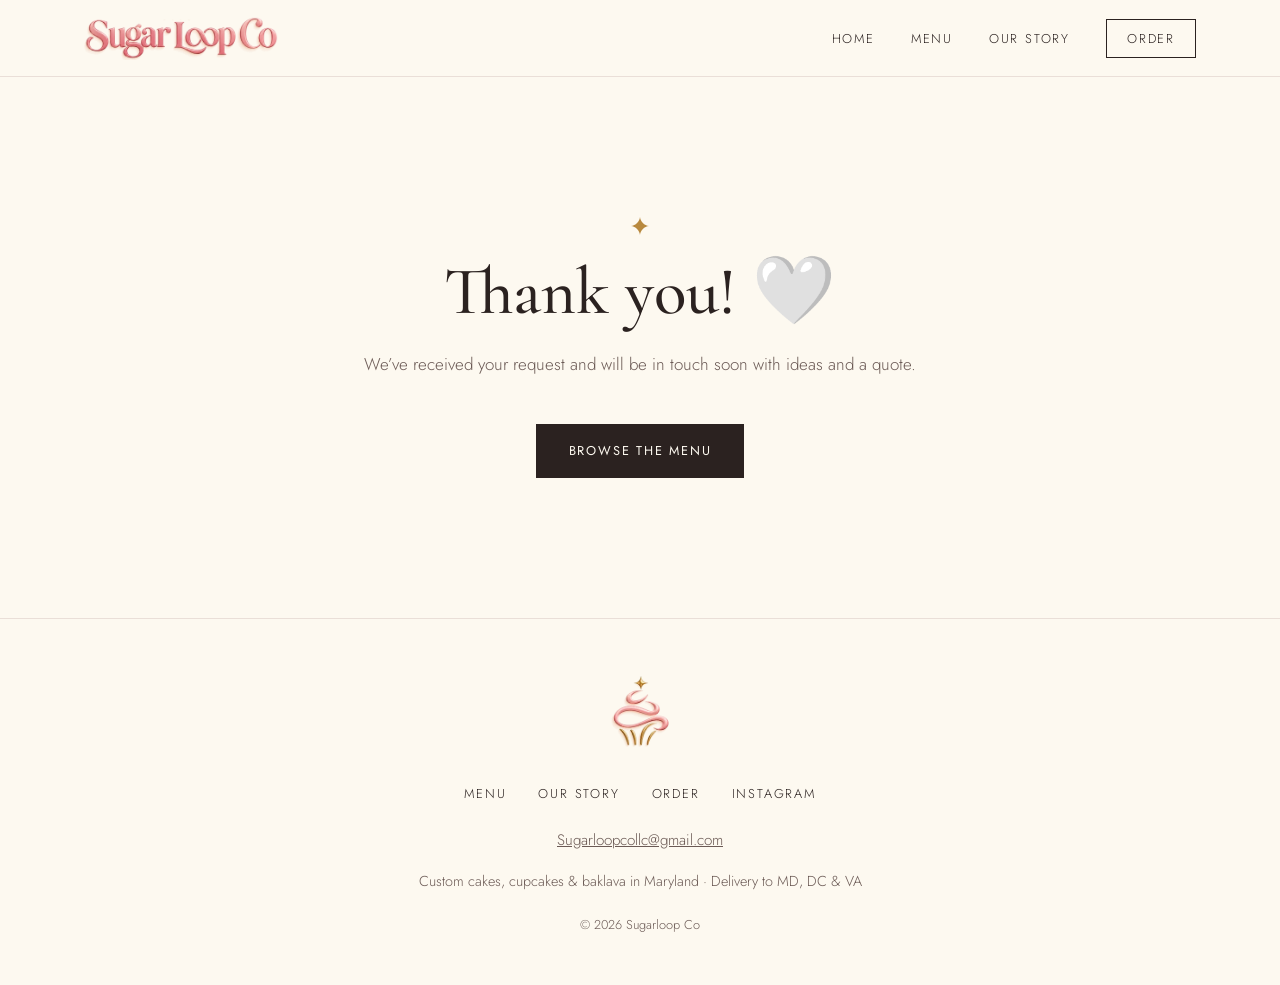
<file: thanks.html>
<!DOCTYPE html>
<html lang="en">
<head>
  <meta charset="UTF-8">
  <meta name="robots" content="noindex">
  <meta name="viewport" content="width=device-width, initial-scale=1.0">
  <title>Thank You | Sugarloop Co</title>
  <meta name="description" content="Thanks for your inquiry to Sugarloop Co.">
  <link rel="preconnect" href="https://fonts.googleapis.com">
  <link rel="preconnect" href="https://fonts.gstatic.com" crossorigin>
  <link href="https://fonts.googleapis.com/css2?family=Cormorant+Garamond:ital,wght@0,500;1,500&family=Jost:wght@300;400;500&display=swap" rel="stylesheet">
  <link rel="stylesheet" href="css/style.css?v=19">
  <link rel="icon" type="image/png" href="images/favicon.png">
  <link rel="apple-touch-icon" href="images/apple-touch-icon.png">
  <link rel="canonical" href="https://www.sugarloopco.com/thanks.html">
  <meta property="og:type" content="website">
  <meta property="og:site_name" content="Sugarloop Co">
  <meta property="og:url" content="https://www.sugarloopco.com/thanks.html">
  <meta property="og:title" content="Thank You — Sugarloop Co">
  <meta property="og:description" content="Thanks for your inquiry to Sugarloop Co.">
  <meta property="og:image" content="https://www.sugarloopco.com/images/share-home.jpg">
  <meta property="og:image:width" content="1200">
  <meta property="og:image:height" content="630">
  <meta property="og:image:alt" content="Sugarloop Co logo beside a plate of pink and teal cupcakes">
  <meta name="twitter:card" content="summary_large_image">
</head>
<body>
  <header class="site-header">
    <div class="container header-inner">
      <a class="logo" href="index.html"><img src="images/logo-wordmark.webp" alt="Sugarloop Co" width="900" height="204"></a>
      <button class="nav-toggle" aria-label="Open menu" aria-expanded="false"><span></span><span></span><span></span></button>
      <ul class="nav">
        <li><a href="index.html">Home</a></li>
        <li><a href="cakes.html">Menu</a></li>
        <li><a href="about.html">Our Story</a></li>
        <li><a class="nav-order" href="order.html">Order</a></li>
      </ul>
    </div>
  </header>

  <main>
    <section class="page-header page-header--tall">
      <div class="container">
        <h1 id="thanks-heading">Thank you! &#x1F90D;</h1>
        <p>We&rsquo;ve received your request and will be in touch soon with ideas and a quote.</p>
        <p><a class="button" href="cakes.html">Browse the menu</a></p>
      </div>
    </section>
  </main>

  <footer class="site-footer">
    <div class="container">
      <a class="footer-mark" href="index.html"><img src="images/logo-mark.webp" alt="Sugarloop Co" width="72" height="72" loading="lazy"></a>
      <ul class="footer-links">
        <li><a href="cakes.html">Menu</a></li>
        <li><a href="about.html">Our Story</a></li>
        <li><a href="order.html">Order</a></li>
        <li><a href="https://www.instagram.com/sugarloopco/" target="_blank" rel="noopener">Instagram</a></li>
      </ul>
      <p><a href="mailto:Sugarloopcollc@gmail.com">Sugarloopcollc@gmail.com</a></p>
      <p class="service-area"><span>Custom cakes, cupcakes &amp; baklava in Maryland</span> <span class="dot">&middot;</span> <span>Delivery to MD, DC &amp; VA</span></p>
      <p class="copyright">&copy; <span id="year"></span> Sugarloop Co</p>
    </div>
  </footer>

  <script src="js/main.js?v=12"></script>
</body>
</html>
</file>
<file: css/style.css>
:root {
  --paper: #fdf9f0;
  --soft: #f7ece6;
  --ink: #2b2220;
  --ink-soft: #6b5a55;
  --line: #eadfd8;
  --rose: #e38789;
  --max: 1160px;
  --serif: "Cormorant Garamond", Georgia, serif;
  --sans: "Jost", "Helvetica Neue", Arial, sans-serif;
}

*, *::before, *::after { box-sizing: border-box; }

html { scroll-behavior: smooth; }

/* Keep anchored sections clear of the sticky header */
section[id] { scroll-margin-top: 96px; }

body {
  margin: 0;
  font-family: var(--sans);
  font-weight: 300;
  font-size: 17px;
  color: var(--ink);
  background: var(--paper);
  line-height: 1.75;
  -webkit-font-smoothing: antialiased;
}

h1, h2, h3 {
  font-family: var(--serif);
  font-weight: 500;
  line-height: 1.15;
  margin: 0;
}

p { margin: 0 0 1em; }

a { color: inherit; }

img { max-width: 100%; display: block; }

.container { max-width: var(--max); margin: 0 auto; padding: 0 24px; }

.link {
  font-size: 0.8rem;
  letter-spacing: 0.14em;
  text-transform: uppercase;
  text-decoration: none;
  border-bottom: 1px solid currentColor;
  padding-bottom: 2px;
}

.link:hover { color: var(--rose); }

.button {
  display: inline-block;
  font-family: var(--sans);
  font-size: 0.8rem;
  font-weight: 400;
  letter-spacing: 0.14em;
  text-transform: uppercase;
  text-decoration: none;
  padding: 15px 32px;
  background: var(--ink);
  color: var(--paper);
  border: 1px solid var(--ink);
  cursor: pointer;
  transition: background 0.2s, color 0.2s;
}

.button:hover { background: transparent; color: var(--ink); }

/* Photos: a soft frame shows through until the real image is added */
.photo {
  position: relative;
  background: var(--soft);
  overflow: hidden;
}

.photo img {
  width: 100%;
  height: 100%;
  object-fit: cover;
  transition: transform 0.8s ease;
}

.photo.is-missing img { display: none; }

.photo.is-missing::after {
  content: attr(data-src);
  position: absolute;
  inset: 0;
  display: flex;
  align-items: center;
  justify-content: center;
  font-size: 0.75rem;
  color: var(--ink-soft);
}

/* Header */
.site-header {
  background: var(--paper);
  border-bottom: 1px solid var(--line);
  position: sticky;
  top: 0;
  z-index: 20;
}

.header-inner {
  display: flex;
  align-items: center;
  justify-content: space-between;
  gap: 24px;
  padding-top: 16px;
  padding-bottom: 16px;
}

.logo { display: block; line-height: 0; }
.logo img { height: 44px; width: auto; }

.nav {
  display: flex;
  align-items: center;
  gap: 36px;
  list-style: none;
  margin: 0;
  padding: 0;
}

.nav a {
  font-size: 0.8rem;
  letter-spacing: 0.14em;
  text-transform: uppercase;
  text-decoration: none;
  padding-bottom: 3px;
  border-bottom: 1px solid transparent;
}

.nav a:hover, .nav a[aria-current="page"] { border-bottom-color: var(--ink); }

.nav .nav-order {
  border: 1px solid var(--ink);
  padding: 9px 20px;
}

.nav .nav-order:hover, .nav .nav-order[aria-current="page"] { background: var(--ink); color: var(--paper); }

.nav-toggle {
  display: none;
  width: 44px;
  height: 44px;
  margin-right: -10px;
  padding: 0;
  background: none;
  border: 0;
  cursor: pointer;
  position: relative;
}

.nav-toggle span {
  position: absolute;
  left: 10px;
  width: 24px;
  height: 1.5px;
  background: var(--ink);
  transition: transform 0.25s, opacity 0.2s;
}

.nav-toggle span:nth-child(1) { top: 14px; }
.nav-toggle span:nth-child(2) { top: 21px; }
.nav-toggle span:nth-child(3) { top: 28px; }

.nav-toggle.is-open span:nth-child(1) { transform: translateY(7px) rotate(45deg); }
.nav-toggle.is-open span:nth-child(2) { opacity: 0; }
.nav-toggle.is-open span:nth-child(3) { transform: translateY(-7px) rotate(-45deg); }

/* Hero: text beside the photo, so the whole photo shows */
.hero {
  display: grid;
  grid-template-columns: 1fr 1fr;
  min-height: min(80vh, 700px);
  background: var(--soft);
}

.hero-content {
  display: flex;
  flex-direction: column;
  justify-content: center;
  align-items: flex-start;
  padding: 80px 64px 80px max(24px, calc((100vw - var(--max)) / 2 + 24px));
}

.hero h1 {
  font-size: clamp(2.8rem, 5vw, 4.4rem);
  max-width: 11ch;
  margin-bottom: 20px;
}

.hero-sub {
  color: var(--ink-soft);
  max-width: 34ch;
  margin-bottom: 32px;
}

.hero .photo { min-height: 100%; }

/* Gold sparkle from the logo, used above headings */
.section-title::before,
.page-header h1::before,
.cta h2::before,
.split h2::before,
.menu-body h2::before,
.share-menu-body h2::before {
  content: "";
  display: block;
  width: 18px;
  height: 18px;
  margin: 0 auto 18px;
  background: url("data:image/svg+xml,%3Csvg xmlns='http://www.w3.org/2000/svg' viewBox='0 0 24 24'%3E%3Cpath d='M12 0c.6 6.2 5.8 11.4 12 12-6.2.6-11.4 5.8-12 12-.6-6.2-5.8-11.4-12-12C6.2 11.4 11.4 6.2 12 0z' fill='%23b8893e'/%3E%3C/svg%3E") center / contain no-repeat;
}

.split h2::before, .menu-body h2::before, .share-menu-body h2::before { margin-left: 0; }

/* Fade-in on scroll (classes added by main.js) */
.reveal {
  opacity: 0;
  transform: translateY(18px);
  transition: opacity 0.8s ease, transform 0.8s ease;
}

.reveal.is-visible { opacity: 1; transform: none; }

/* Sections */
.section { padding: 112px 0; }
.section--flush { padding-top: 0; }
.section--soft { background: var(--soft); }

.section-title {
  font-size: clamp(2.2rem, 4vw, 3rem);
  text-align: center;
  margin-bottom: 56px;
}

/* Page header (inner pages) */
.page-header { padding: 96px 0 64px; text-align: center; }
.page-header--tall { padding: 140px 0; }
.page-header h1 { font-size: clamp(2.6rem, 5.5vw, 4.2rem); }
.page-header p { color: var(--ink-soft); max-width: 560px; margin: 20px auto 0; }
.page-header .tagline { font-family: var(--serif); font-style: italic; font-size: 1.5rem; }
.page-header .button { margin-top: 24px; }

/* Logo intro (home) */
.intro { text-align: center; padding-bottom: 96px; }
.intro-logo { width: 360px; max-width: 80%; height: auto; margin: 0 auto 8px; }
.intro p { font-family: var(--serif); font-size: clamp(1.4rem, 2.6vw, 1.9rem); line-height: 1.4; max-width: 30ch; margin: 0 auto; }

/* Collections */
.collections {
  display: grid;
  grid-template-columns: repeat(3, 1fr);
  gap: 32px;
}

.collection { text-decoration: none; display: block; text-align: center; }
.collection .photo { aspect-ratio: 4 / 5; margin-bottom: 20px; }
.collection:hover .photo img { transform: scale(1.03); }
.collection h3 { font-size: 1.7rem; }

/* Split feature */
.split {
  display: grid;
  grid-template-columns: 1fr 1fr;
  gap: 88px;
  align-items: center;
}

.split .photo { aspect-ratio: 4 / 5; }
.split h2 { font-size: clamp(2.2rem, 4vw, 3rem); margin-bottom: 24px; }
.split p { color: var(--ink-soft); max-width: 46ch; }
.split .button, .split .link { margin-top: 16px; display: inline-block; }
.split .lead { font-family: var(--serif); font-size: 1.7rem; line-height: 1.35; color: var(--ink); }
.split .signature { font-family: var(--serif); font-style: italic; font-size: 1.5rem; line-height: 1.4; color: var(--ink); margin-top: 28px; }
.split--reverse .photo { order: 2; }

/* Statement */
.statement { max-width: 820px; margin: 0 auto; text-align: center; }

.statement p {
  font-family: var(--serif);
  font-size: clamp(1.6rem, 3vw, 2.2rem);
  line-height: 1.4;
  margin: 0;
}

/* Call to action */
.cta { text-align: center; }
.cta h2 { font-size: clamp(2.2rem, 4vw, 3rem); margin-bottom: 16px; }
.cta p { color: var(--ink-soft); margin-bottom: 32px; }

/* Menu */
.menu-jump {
  display: flex;
  justify-content: center;
  flex-wrap: wrap;
  gap: 10px;
  margin-top: 32px;
}

.menu-jump a {
  font-size: 0.78rem;
  letter-spacing: 0.14em;
  text-transform: uppercase;
  text-decoration: none;
  padding: 9px 18px;
  border: 1px solid var(--line);
  border-radius: 999px;
  background: #fff;
  transition: border-color 0.2s, color 0.2s;
}

.menu-jump a:hover { border-color: var(--rose); color: var(--rose); }

.menu-section {
  display: grid;
  grid-template-columns: 5fr 6fr;
  gap: 72px;
  align-items: center;
}

.menu-section .photo { border-radius: 4px; }
.menu-section .photo img { height: auto; }
.menu-section--reverse .photo { order: 2; }

.menu-body h2 { font-size: clamp(2.2rem, 4vw, 3rem); margin-bottom: 8px; }
.menu-body h2 small { font-size: 0.55em; color: var(--ink-soft); font-style: italic; }

.menu-body h3 {
  font-family: var(--sans);
  font-size: 0.75rem;
  font-weight: 400;
  letter-spacing: 0.16em;
  text-transform: uppercase;
  color: var(--ink-soft);
  margin: 28px 0 6px;
}

.price-list { list-style: none; margin: 0; padding: 0; }

.price-list li {
  display: flex;
  align-items: baseline;
  gap: 10px;
  padding: 9px 0;
}

.price-list .item { font-family: var(--serif); font-size: 1.35rem; }
.price-list .item small { font-family: var(--sans); font-size: 0.8rem; color: var(--ink-soft); }
.price-list .leader { flex: 1; border-bottom: 1px dotted #cdb5aa; transform: translateY(-5px); min-width: 24px; }
.price-list .price { font-weight: 400; white-space: nowrap; }

.flavor-list {
  display: flex;
  flex-wrap: wrap;
  gap: 8px;
  list-style: none;
  margin: 10px 0 0;
  padding: 0;
}

.flavor-list li {
  font-size: 0.9rem;
  padding: 6px 14px;
  border-radius: 999px;
  background: var(--soft);
}

.section--soft .flavor-list li { background: #fff; }

.menu-note { color: var(--ink-soft); font-size: 0.95rem; font-style: italic; margin: 18px 0 0; }

/* Each row is sized so photos keep their own shape (nothing cropped) and line up top and bottom */
.cake-gallery { margin-top: 72px; }
.gallery-row { display: flex; gap: 16px; margin-bottom: 16px; }
.gallery-row .photo { flex: var(--ar) 1 0; min-width: 0; }

.cake-gallery .photo { border-radius: 4px; }
.cake-gallery .photo img { height: auto; }
.cake-gallery--pair { display: flex; justify-content: center; gap: 16px; }
.cake-gallery--pair .photo { margin: 0; height: 420px; }
.cake-gallery--pair .photo img { height: 100%; width: auto; }
.swipe-hint { display: none; margin: 10px 0 0; font-size: 0.8rem; letter-spacing: 0.08em; color: var(--ink-soft); text-align: center; }

/* Share our menu */
.menu-jump .menu-jump-share { background: var(--ink); color: var(--paper); border-color: var(--ink); }
.menu-jump .menu-jump-share:hover { background: transparent; color: var(--ink); }

.share-menu {
  display: grid;
  grid-template-columns: 340px 1fr;
  gap: 64px;
  align-items: center;
  max-width: 900px;
}

.share-menu-card { border-radius: 6px; box-shadow: 0 12px 32px rgba(43, 34, 32, 0.12); }
.share-menu-card img { height: auto; }
.share-menu-body h2 { font-size: clamp(2.2rem, 4vw, 3rem); margin-bottom: 12px; }
.share-menu-body > p { color: var(--ink-soft); }

.share-buttons { display: flex; flex-wrap: wrap; gap: 10px; margin-top: 24px; }
.share-buttons .button { width: 100%; margin-bottom: 4px; }

.share-btn {
  font: inherit;
  font-size: 0.85rem;
  color: var(--ink);
  text-decoration: none;
  padding: 10px 18px;
  border: 1px solid var(--line);
  border-radius: 999px;
  background: #fff;
  cursor: pointer;
  transition: border-color 0.2s, color 0.2s;
}

.share-btn:hover { border-color: var(--rose); color: var(--rose); }
.share-status { min-height: 1.5em; margin-top: 12px; font-size: 0.9rem; color: var(--ink-soft); }

/* Photo viewer */
.photo.is-zoomable { cursor: zoom-in; }
.photo.is-zoomable:focus-visible { outline: 2px solid var(--rose); outline-offset: 3px; }
.photo.is-zoomable:hover img { transform: scale(1.03); }

body.lightbox-open { overflow: hidden; }

.lightbox {
  position: fixed;
  inset: 0;
  z-index: 100;
  display: flex;
  align-items: center;
  justify-content: center;
  background: rgba(30, 22, 20, 0.92);
  padding: 56px 72px;
}

.lightbox[hidden] { display: none; }

.lightbox-figure {
  margin: 0;
  max-width: 100%;
  max-height: 100%;
  display: flex;
  flex-direction: column;
  align-items: center;
  gap: 14px;
}

.lightbox-img {
  max-width: min(1100px, 100%);
  max-height: calc(100vh - 150px);
  width: auto;
  height: auto;
  object-fit: contain;
  border-radius: 4px;
  box-shadow: 0 10px 40px rgba(0, 0, 0, 0.35);
}

.lightbox-caption { color: #f3e7e1; font-family: var(--serif); font-size: 1.2rem; text-align: center; }

.lightbox button {
  position: absolute;
  background: none;
  border: 0;
  color: #fff;
  cursor: pointer;
  font-family: var(--sans);
  font-weight: 300;
  line-height: 1;
  opacity: 0.85;
  width: 48px;
  height: 48px;
}

.lightbox button:hover, .lightbox button:focus-visible { opacity: 1; }
.lightbox-close { top: 12px; right: 12px; font-size: 2.4rem; }
.lightbox-prev, .lightbox-next { top: 50%; transform: translateY(-50%); font-size: 3.4rem; }
.lightbox-prev { left: 12px; }
.lightbox-next { right: 12px; }

/* Order form */
.form-wrap { max-width: 640px; }

.form { display: grid; grid-template-columns: 1fr 1fr; gap: 22px 20px; }
.form .full { grid-column: 1 / -1; }

.form label {
  display: grid;
  gap: 8px;
  font-size: 0.92rem;
  font-weight: 400;
  color: var(--ink);
}

.form input, .form select, .form textarea {
  font: inherit;
  font-size: 1rem;
  font-weight: 300;
  color: var(--ink);
  background: #fff;
  border: 1px solid var(--line);
  border-radius: 8px;
  padding: 13px 16px;
  width: 100%;
  min-height: 50px;
  transition: border-color 0.2s, box-shadow 0.2s;
  -webkit-appearance: none;
  appearance: none;
}

.form input::placeholder, .form textarea::placeholder { color: #b3a49e; }

.form input:focus, .form select:focus, .form textarea:focus {
  outline: none;
  border-color: var(--rose);
  box-shadow: 0 0 0 3px rgba(227, 135, 137, 0.18);
}

.form select {
  padding-right: 44px;
  background-image: url("data:image/svg+xml,%3Csvg xmlns='http://www.w3.org/2000/svg' width='12' height='8' viewBox='0 0 12 8'%3E%3Cpath d='M1 1.5l5 5 5-5' fill='none' stroke='%236b5a55' stroke-width='1.5'/%3E%3C/svg%3E");
  background-repeat: no-repeat;
  background-position: right 16px center;
}

.form textarea { min-height: 140px; resize: vertical; }
.form .button { justify-self: stretch; margin-top: 6px; border-radius: 8px; padding: 17px 32px; }

/* Order builder */
.builder {
  border: 1px solid var(--line);
  border-radius: 12px;
  background: #fff;
  padding: 24px;
  margin: 8px 0 0;
  min-width: 0;
}

.builder legend {
  font-family: var(--serif);
  font-size: 1.7rem;
  padding: 0 8px;
  margin-left: -8px;
}

.builder-fields { display: grid; grid-template-columns: 1fr 1fr; gap: 16px; margin-top: 8px; }
.builder-item { grid-column: 1 / -1; }
.builder [hidden] { display: none; }

.builder-actions {
  display: flex;
  align-items: center;
  justify-content: space-between;
  gap: 16px;
  margin-top: 18px;
}

.builder-line-price { font-family: var(--serif); font-size: 1.35rem; }

.builder-add {
  font: inherit;
  font-size: 0.85rem;
  letter-spacing: 0.08em;
  color: var(--ink);
  background: var(--soft);
  border: 1px solid var(--rose);
  border-radius: 999px;
  padding: 11px 22px;
  cursor: pointer;
  transition: background 0.2s;
}

.builder-add:hover { background: #fbe4e1; }

.order-list { list-style: none; margin: 22px 0 0; padding: 0; border-top: 1px solid var(--line); }

.order-list li {
  display: flex;
  align-items: baseline;
  gap: 12px;
  padding: 12px 0;
  border-bottom: 1px solid var(--line);
}

.order-list .order-name { flex: 1; }
.order-list .order-name small { display: block; color: var(--ink-soft); font-size: 0.85rem; }
.order-list .order-price { white-space: nowrap; }

.order-remove {
  background: none;
  border: 0;
  color: var(--ink-soft);
  font-size: 1.3rem;
  line-height: 1;
  cursor: pointer;
  padding: 0 4px;
}

.order-remove:hover { color: var(--rose); }
.order-empty { color: var(--ink-soft); font-size: 0.92rem; margin: 18px 0 0; }

.order-total {
  display: flex;
  justify-content: space-between;
  align-items: baseline;
  margin-top: 18px;
  font-family: var(--serif);
  font-size: 1.35rem;
}

.order-total strong { font-weight: 500; font-size: 1.6rem; }

.estimate-note {
  margin: 12px 0 0;
  padding: 12px 14px;
  border-radius: 8px;
  background: var(--soft);
  color: var(--ink-soft);
  font-size: 0.88rem;
  line-height: 1.6;
}

.estimate-note strong { color: var(--ink); font-weight: 500; }
.form-error { color: #b34a4c; font-size: 0.92rem; margin: 0; min-height: 0; }
.form-error:empty { display: none; }

/* Inspiration photos */
.photo-field { display: grid; gap: 8px; }
.optional { color: var(--ink-soft); font-weight: 300; }

.form input[type=file] {
  padding: 9px 12px;
  font-size: 0.92rem;
  color: var(--ink-soft);
  cursor: pointer;
}

.form input[type=file]::file-selector-button {
  font: inherit;
  font-size: 0.85rem;
  letter-spacing: 0.08em;
  color: var(--ink);
  background: var(--soft);
  border: 1px solid var(--rose);
  border-radius: 999px;
  padding: 8px 18px;
  margin-right: 14px;
  cursor: pointer;
  transition: background 0.2s;
}

.form input[type=file]:hover::file-selector-button { background: #fbe4e1; }
.form input[type=file]:disabled { opacity: 0.55; cursor: not-allowed; }

.field-hint { margin: 0; font-size: 0.85rem; color: var(--ink-soft); }
.field-hint.is-error { color: #b34a4c; }

.photo-previews { list-style: none; margin: 4px 0 0; padding: 0; display: flex; flex-wrap: wrap; gap: 12px; }
.photo-previews[hidden] { display: none; }

.photo-previews li {
  position: relative;
  width: 96px;
  height: 96px;
  border: 1px solid var(--line);
  border-radius: 8px;
  overflow: hidden;
  background: var(--soft);
}

.photo-previews img { display: block; width: 100%; height: 100%; object-fit: cover; }
.photo-previews .photo-name { display: none; }
.photo-previews .no-preview img { display: none; }

.photo-previews .no-preview .photo-name {
  display: flex;
  align-items: center;
  justify-content: center;
  height: 100%;
  padding: 8px;
  font-size: 0.72rem;
  text-align: center;
  word-break: break-all;
  color: var(--ink-soft);
}

.photo-remove {
  position: absolute;
  top: 4px;
  right: 4px;
  width: 26px;
  height: 26px;
  border: 0;
  border-radius: 50%;
  background: rgba(255, 255, 255, 0.92);
  box-shadow: 0 1px 4px rgba(0, 0, 0, 0.15);
  color: var(--ink);
  font-size: 1.1rem;
  line-height: 1;
  cursor: pointer;
}

.photo-remove:hover { color: var(--rose); }

/* Footer */
.site-footer {
  border-top: 1px solid var(--line);
  padding: 56px 0 40px;
  text-align: center;
  font-size: 0.95rem;
  color: var(--ink-soft);
}

.footer-mark { display: inline-block; margin-bottom: 24px; }
.footer-mark img { width: 72px; height: 72px; }

.footer-links {
  display: flex;
  justify-content: center;
  flex-wrap: wrap;
  gap: 12px 32px;
  list-style: none;
  margin: 0 0 20px;
  padding: 0;
}

.footer-links a {
  font-size: 0.8rem;
  letter-spacing: 0.14em;
  text-transform: uppercase;
  text-decoration: none;
  color: var(--ink);
}

.site-footer a:hover { color: var(--rose); }
.site-footer p { margin: 0 0 8px; }
.site-footer .service-area { font-size: 0.9rem; margin-top: 16px; }
.site-footer .service-area span { white-space: nowrap; }
.site-footer .copyright { font-size: 0.8rem; margin-top: 20px; }

/* Responsive */
@media (max-width: 960px) {
  .split { grid-template-columns: 1fr; gap: 48px; }
  .split--reverse .photo { order: 0; }
  .menu-section { grid-template-columns: 1fr; gap: 36px; }
  .menu-section--reverse .photo { order: 0; }
  .menu-section .photo { max-width: 520px; width: 100%; margin: 0 auto; }
  /* Phones: two photos per row, still uncropped */
  .gallery-row { flex-wrap: wrap; gap: 12px; margin-bottom: 12px; }
  .gallery-row .photo { flex: var(--ar) 1 calc(var(--ar) * 120px); }
  .cake-gallery--pair .photo { height: 300px; }
  .split--center-mobile > div { text-align: center; }
  .split--center-mobile h2::before { margin-left: auto; }
  .split--center-mobile p { margin-left: auto; margin-right: auto; }
}

@media (max-width: 720px) {
  body { font-size: 16px; }
  .section { padding: 72px 0; }
  .section--flush { padding-top: 0; }
  .container { padding: 0 16px; }
  .page-header { padding: 64px 0 48px; }
  .logo img { height: 34px; }
  .nav-toggle { display: block; }
  .header-inner { flex-wrap: wrap; padding-top: 10px; padding-bottom: 10px; }
  .nav { display: none; width: 100%; flex-direction: column; gap: 0; padding: 8px 0; text-align: center; }
  .nav.is-open { display: flex; }
  .nav a { display: block; padding: 12px 0; border: 0; }
  .nav .nav-order { border: 0; padding: 12px 0; }
  .hero { grid-template-columns: 1fr; min-height: 0; }
  .hero .photo { order: -1; aspect-ratio: 1; min-height: 0; }
  .hero-content { padding: 40px 16px 56px; }
  .collections, .form { grid-template-columns: 1fr; }
  .builder { padding: 18px 16px; }
  .builder-fields { grid-template-columns: 1fr; }
  .builder-actions { flex-direction: column; align-items: stretch; text-align: center; }
  .collections { gap: 40px; }
  .intro { padding-bottom: 72px; }
  .lightbox { padding: 64px 12px 72px; }
  .lightbox-prev, .lightbox-next { top: auto; bottom: 12px; transform: none; }
  .lightbox-prev { left: 24%; }
  .lightbox-next { right: 24%; }
  .site-footer .service-area span { display: block; }
  .site-footer .service-area .dot { display: none; }
  .intro-logo { width: 240px; }
  /* Menu on phones: short banner photos and swipeable photo rows keep the prices flowing */
  .menu-section { gap: 24px; }
  .menu-section .photo { aspect-ratio: 3 / 2; max-width: none; }
  .menu-section .photo img { height: 100%; object-fit: cover; }
  .cake-gallery, .cake-gallery--pair {
    display: flex;
    justify-content: flex-start;
    gap: 10px;
    overflow-x: auto;
    scroll-snap-type: x mandatory;
    margin: 28px -16px 0;
    padding: 0 16px 6px;
    scrollbar-width: none;
  }
  .cake-gallery::-webkit-scrollbar { display: none; }
  .gallery-row { display: contents; }
  .cake-gallery .photo, .gallery-row .photo, .cake-gallery--pair .photo {
    flex: 0 0 auto;
    height: 170px;
    margin: 0;
    scroll-snap-align: start;
  }
  .cake-gallery .photo img { height: 100%; width: auto; }
  .cake-gallery--pair { justify-content: center; }
  .cake-gallery--pair .photo { height: 240px; }
  .swipe-hint { display: block; }
  .share-menu { grid-template-columns: 1fr; gap: 32px; text-align: center; }
  .share-menu-card { max-width: 260px; margin: 0 auto; }
  .share-buttons { justify-content: center; }
  .share-menu-body h2::before { margin-left: auto; }
}
</file>
